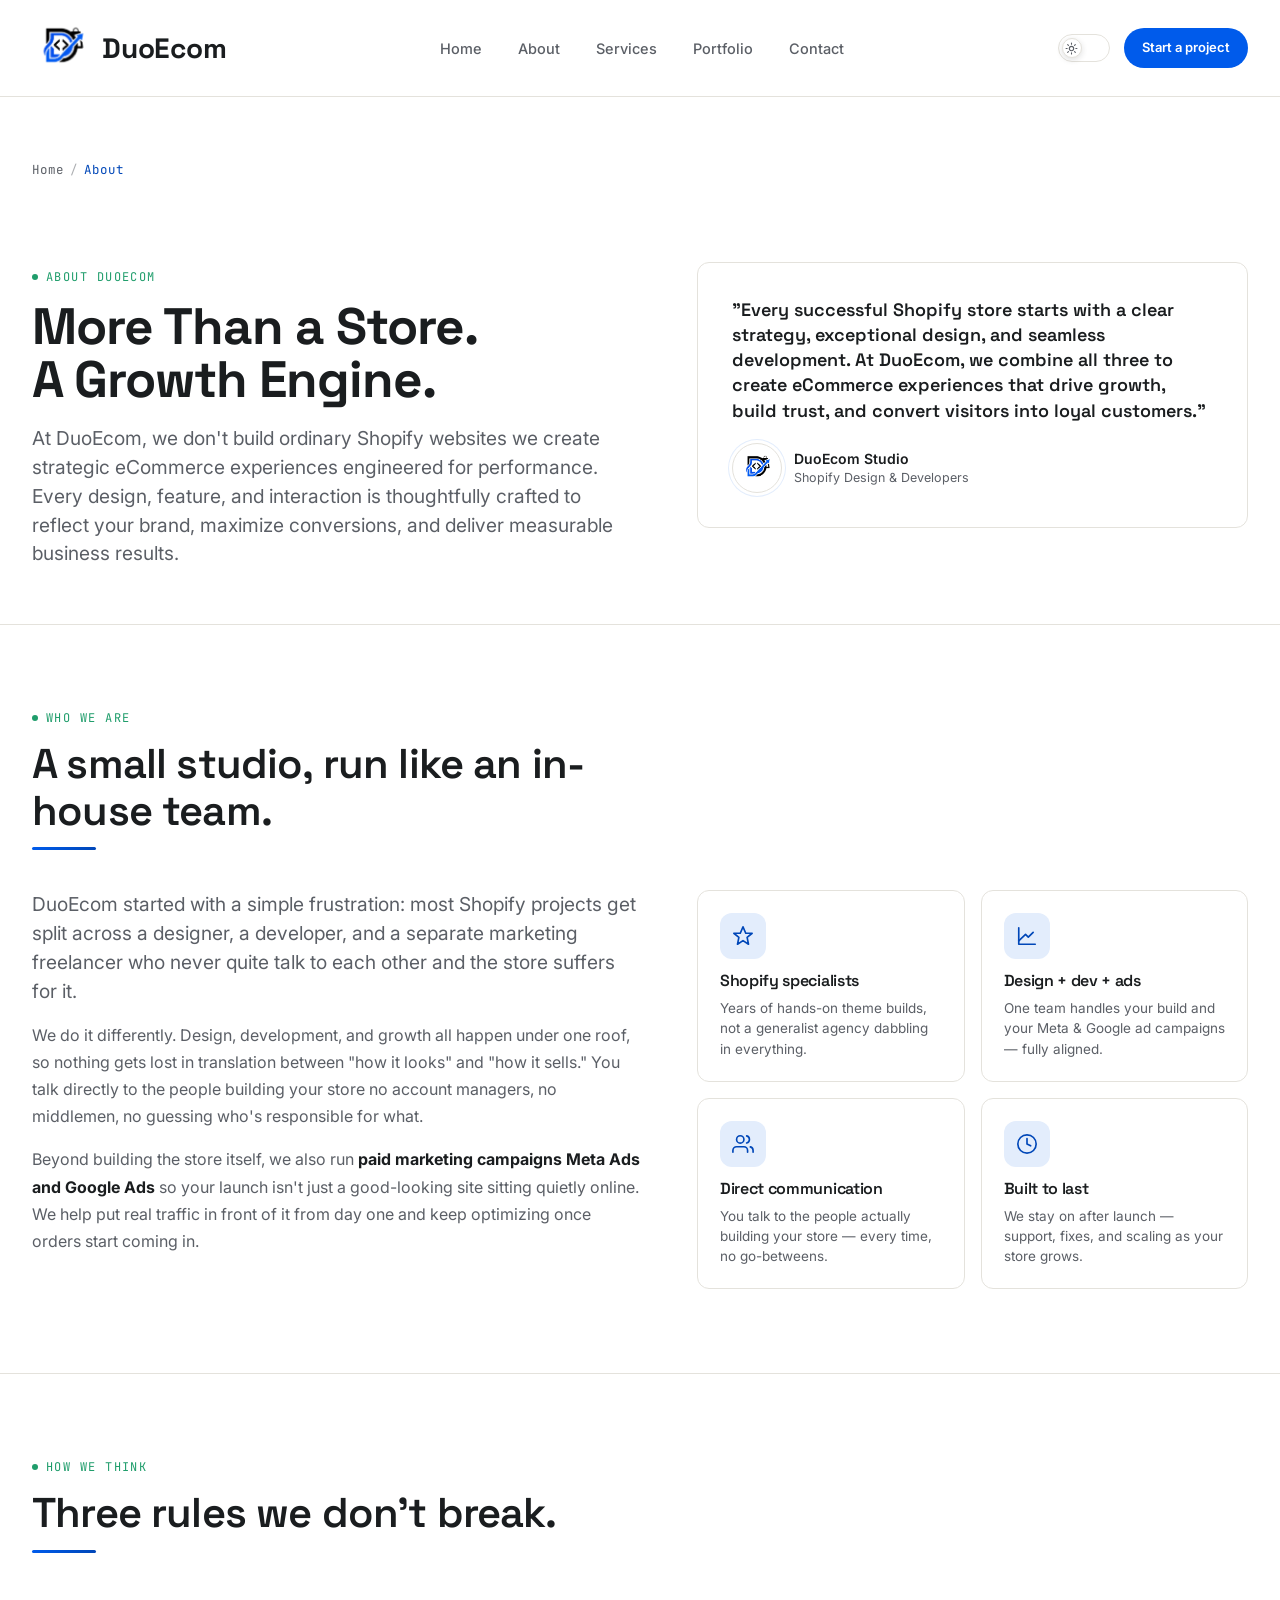
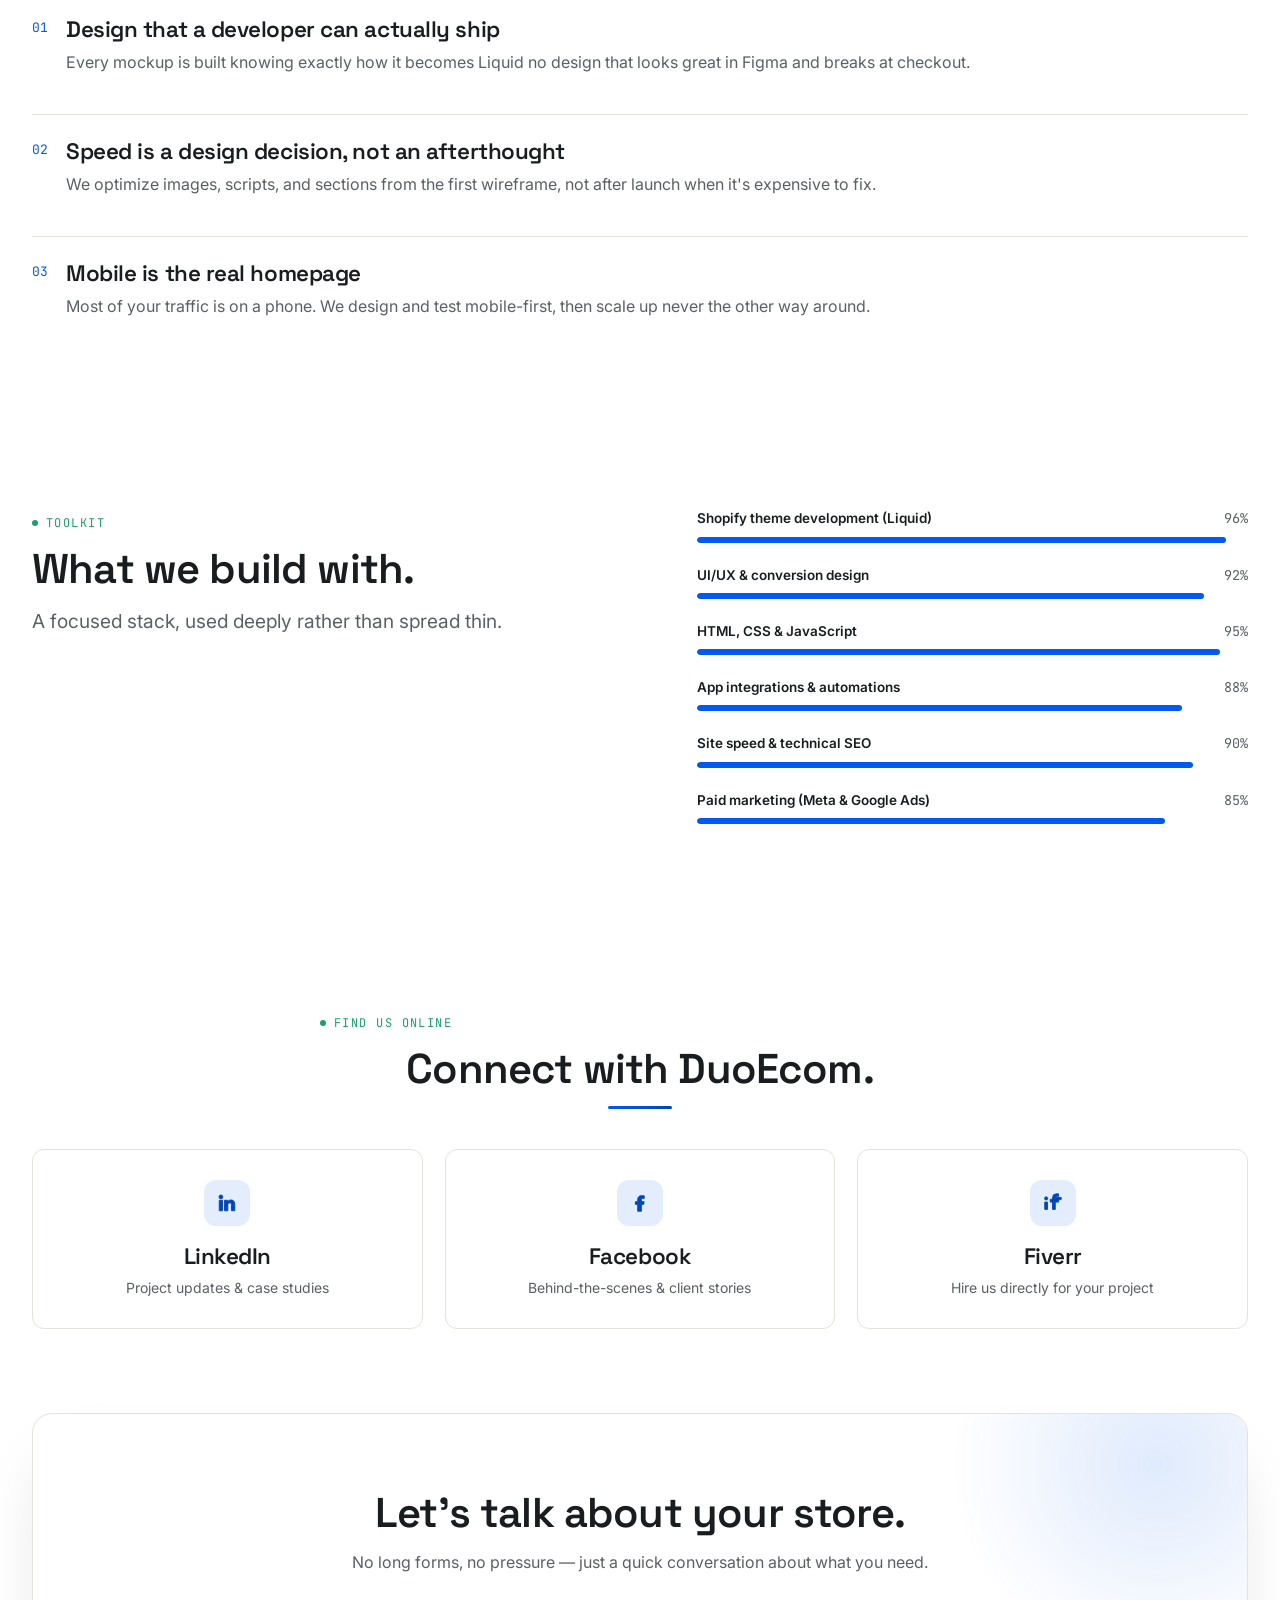
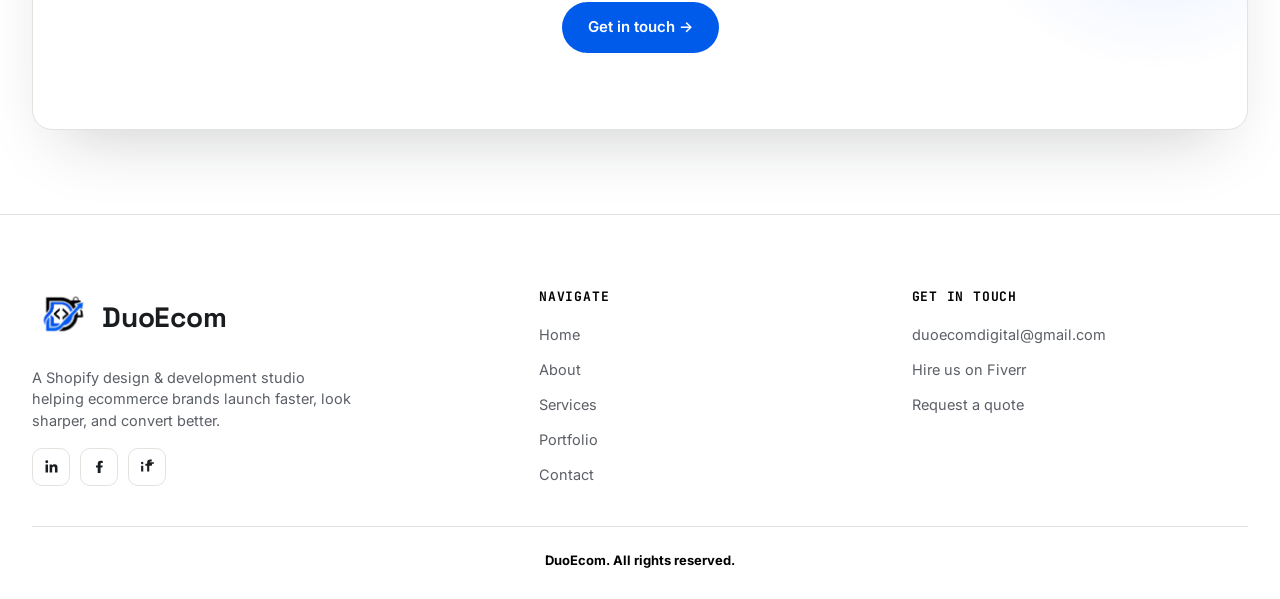
<file: pages/about.html>
<!DOCTYPE html>
<html lang="en">
<head>
<meta charset="UTF-8">
<script>
(function(){
  try {
    var t = localStorage.getItem('duoecom-theme');
    if (t === 'dark') document.documentElement.setAttribute('data-theme', 'dark');
  } catch (e) {}
})();
</script>
<meta name="viewport" content="width=device-width, initial-scale=1.0">
<title>About DuoEcom | Shopify Design &amp; Development Studio</title>
<meta name="description" content="Meet DuoEcom — a Shopify design and development studio built around two specialists: one designer, one developer, one shared obsession with stores that convert.">
<meta name="keywords" content="DuoEcom, Shopify agency, about DuoEcom, Shopify design studio, Shopify developers">
<meta name="robots" content="index, follow">
<meta name="author" content="DuoEcom">
<link rel="canonical" href="https://duoecom.com/pages/about.html">

<meta property="og:type" content="website">
<meta property="og:url" content="https://duoecom.com/pages/about.html">
<meta property="og:site_name" content="DuoEcom">
<meta property="og:title" content="About DuoEcom | Shopify Design &amp; Development Studio">
<meta property="og:description" content="Meet DuoEcom — a Shopify design and development studio built around two specialists: one designer, one developer, one shared obsession with stores that convert.">
<meta property="og:image" content="https://duoecom.com/images/og-cover.png">
<meta property="og:locale" content="en_US">

<meta name="twitter:card" content="summary_large_image">
<meta name="twitter:title" content="About DuoEcom | Shopify Design &amp; Development Studio">
<meta name="twitter:description" content="Meet DuoEcom — a Shopify design and development studio built around two specialists: one designer, one developer.">
<meta name="twitter:image" content="https://duoecom.com/images/og-cover.png">

<link rel="icon" type="image/png" href="../images/favicon.png">
<link rel="preconnect" href="https://fonts.googleapis.com">
<link href="https://fonts.googleapis.com/css2?family=Space+Grotesk:wght@500;600;700&family=Inter:wght@400;500;600;700&family=JetBrains+Mono:wght@400;500&display=swap" rel="stylesheet">
<link rel="stylesheet" href="../style.css">
</head>
<body>

<header class="site-header">
  <nav class="nav container">
      <a href="../index.html" class="logo">
    <img src="../images/logo1.png" alt="DuoEcom Logo" class="logo-light">
    <img src="../images/logo2.png" alt="DuoEcom Logo" class="logo-dark">
    <span>DuoEcom</span>
</a>
    <ul class="nav-links">
      <li><a href="../index.html">Home</a></li>
      <li><a href="./about.html">About</a></li>
      <li><a href="./services.html">Services</a></li>
      <li><a href="./portfolio.html">Portfolio</a></li>
      <li><a href="./contact.html">Contact</a></li>
    </ul>
    <div class="nav-right">
      <button class="theme-toggle" aria-label="Toggle dark mode" aria-pressed="false">
        <span class="knob">
          <svg class="icon-sun" viewBox="0 0 24 24" fill="none" stroke="currentColor" stroke-width="2" stroke-linecap="round"><circle cx="12" cy="12" r="4"/><path d="M12 2v2M12 20v2M4.93 4.93l1.41 1.41M17.66 17.66l1.41 1.41M2 12h2M20 12h2M6.34 17.66l-1.41 1.41M19.07 4.93l-1.41 1.41"/></svg>
          <svg class="icon-moon" viewBox="0 0 24 24" fill="none" stroke="currentColor" stroke-width="2" stroke-linecap="round" stroke-linejoin="round"><path d="M21 12.79A9 9 0 1 1 11.21 3 7 7 0 0 0 21 12.79z"/></svg>
        </span>
      </button>
      <a href="./contact.html" class="btn btn-accent btn-sm nav-cta">Start a project</a>
      <button class="nav-toggle" aria-label="Toggle menu" aria-expanded="false">
        <span></span><span></span><span></span>
      </button>
    </div>
  </nav>
</header>

<div class="mobile-menu">
  <ul>
    <li><a href="../index.html">Home</a></li>
    <li><a href="./about.html">About</a></li>
    <li><a href="./services.html">Services</a></li>
    <li><a href="./portfolio.html">Portfolio</a></li>
    <li><a href="./contact.html">Contact</a></li>
  </ul>
  <a href="./contact.html" class="btn btn-accent mm-cta">Start a project</a>
  <button class="theme-toggle-mobile" aria-label="Toggle dark mode" aria-pressed="false">
    <svg class="icon-sun" viewBox="0 0 24 24" fill="none" stroke="currentColor" stroke-width="2" stroke-linecap="round" width="18" height="18"><circle cx="12" cy="12" r="4"/><path d="M12 2v2M12 20v2M4.93 4.93l1.41 1.41M17.66 17.66l1.41 1.41M2 12h2M20 12h2M6.34 17.66l-1.41 1.41M19.07 4.93l-1.41 1.41"/></svg>
    <svg class="icon-moon" viewBox="0 0 24 24" fill="none" stroke="currentColor" stroke-width="2" stroke-linecap="round" stroke-linejoin="round" width="18" height="18" style="display:none;"><path d="M21 12.79A9 9 0 1 1 11.21 3 7 7 0 0 0 21 12.79z"/></svg>
    <span>Dark mode</span>
  </button>
</div>

<main>

  <div class="container page-head">
    <p class="breadcrumb"><a href="../index.html">Home</a><span class="sep">/</span><span class="here">About</span></p>
  </div>

  <!-- ============ INTRO ============ -->
  <section class="section-tight container">
    <div class="hero-grid" style="align-items:start;">
      <div class="reveal">
        <p class="eyebrow">About DuoEcom</p>
        <h1 style="font-size:clamp(2rem,4.5vw,3.2rem);">More Than a Store.<br>A Growth Engine.</h1>
        <p class="lead" style="margin-top:18px;">At DuoEcom, we don't build ordinary Shopify websites we create strategic eCommerce experiences engineered for performance. Every design, feature, and interaction is thoughtfully crafted to reflect your brand, maximize conversions, and deliver measurable business results.</p>
      </div>
<div class="reveal" style="--i:1">
    <div class="card" style="padding:34px;">
        <p style="font-family:var(--font-display); font-size:18px; font-weight:600; color:var(--ink); line-height:1.4;">
            "Every successful Shopify store starts with a clear strategy, exceptional design, and seamless development. At DuoEcom, we combine all three to create eCommerce experiences that drive growth, build trust, and convert visitors into loyal customers."
        </p>

        <div class="testimonial-person" style="margin-top:20px;">
            <div class="avatar logo-avatar">
                <img src="../images/logo1.png" alt="DuoEcom Logo" class="logo-light">
                <img src="../images/logo2.png" alt="DuoEcom Logo" class="logo-dark">
            </div>

            <div>
                <div class="name">DuoEcom Studio</div>
                <div class="role">Shopify Design & Developers</div>
            </div>
        </div>
    </div>
</div>
      </div>
    </div>
  </section>

  <hr class="divider container">

  <!-- ============ WHO WE ARE ============ -->
  <section class="section container">
    <div class="section-head reveal">
      <p class="eyebrow">Who we are</p>
      <h2>A small studio, run like an in-house team.</h2>
    </div>

    <div class="hero-grid" style="align-items:start;">
      <div class="reveal">
        <p class="lead">DuoEcom started with a simple frustration: most Shopify projects get split across a designer, a developer, and a separate marketing freelancer who never quite talk to each other and the store suffers for it.</p>
        <p style="margin-top:16px; color:var(--ink-soft); line-height:1.7;">We do it differently. Design, development, and growth all happen under one roof, so nothing gets lost in translation between "how it looks" and "how it sells." You talk directly to the people building your store no account managers, no middlemen, no guessing who's responsible for what.</p>
        <p style="margin-top:16px; color:var(--ink-soft); line-height:1.7;">Beyond building the store itself, we also run <strong style="color:var(--ink);">paid marketing campaigns Meta Ads and Google Ads</strong> so your launch isn't just a good-looking site sitting quietly online. We help put real traffic in front of it from day one and keep optimizing once orders start coming in.</p>
      </div>

      <div class="reveal" style="--i:1">
        <div class="grid" style="grid-template-columns:1fr 1fr; gap:16px;">
          <div class="card" style="padding:22px;">
            <div class="service-icon" style="margin-bottom:12px;">
              <svg viewBox="0 0 24 24" fill="none" stroke="var(--accent-dark)" stroke-width="1.8" stroke-linecap="round" stroke-linejoin="round"><path d="M12 2l3 7h7l-5.5 4.5L18 21l-6-4-6 4 1.5-7.5L2 9h7z"/></svg>
            </div>
            <h3 style="font-size:16px;">Shopify specialists</h3>
            <p style="margin-top:6px; font-size:13.5px;">Years of hands-on theme builds, not a generalist agency dabbling in everything.</p>
          </div>
          <div class="card" style="padding:22px;">
            <div class="service-icon" style="margin-bottom:12px;">
              <svg viewBox="0 0 24 24" fill="none" stroke="var(--accent-dark)" stroke-width="1.8" stroke-linecap="round" stroke-linejoin="round"><path d="M3 3v18h18"/><path d="M18.7 8l-5.3 5.3-3-3L3 17.3"/></svg>
            </div>
            <h3 style="font-size:16px;">Design + dev + ads</h3>
            <p style="margin-top:6px; font-size:13.5px;">One team handles your build and your Meta &amp; Google ad campaigns — fully aligned.</p>
          </div>
          <div class="card" style="padding:22px;">
            <div class="service-icon" style="margin-bottom:12px;">
              <svg viewBox="0 0 24 24" fill="none" stroke="var(--accent-dark)" stroke-width="1.8" stroke-linecap="round" stroke-linejoin="round"><path d="M17 21v-2a4 4 0 0 0-4-4H5a4 4 0 0 0-4 4v2"/><circle cx="9" cy="7" r="4"/><path d="M23 21v-2a4 4 0 0 0-3-3.87"/><path d="M16 3.13a4 4 0 0 1 0 7.75"/></svg>
            </div>
            <h3 style="font-size:16px;">Direct communication</h3>
            <p style="margin-top:6px; font-size:13.5px;">You talk to the people actually building your store — every time, no go-betweens.</p>
          </div>
          <div class="card" style="padding:22px;">
            <div class="service-icon" style="margin-bottom:12px;">
              <svg viewBox="0 0 24 24" fill="none" stroke="var(--accent-dark)" stroke-width="1.8" stroke-linecap="round" stroke-linejoin="round"><circle cx="12" cy="12" r="10"/><path d="M12 6v6l4 2"/></svg>
            </div>
            <h3 style="font-size:16px;">Built to last</h3>
            <p style="margin-top:6px; font-size:13.5px;">We stay on after launch — support, fixes, and scaling as your store grows.</p>
          </div>
        </div>
      </div>
    </div>
  </section>

  <hr class="divider container">

  <!-- ============ VALUES ============ -->
  <section class="section container">
    <div class="section-head reveal">
      <p class="eyebrow">How we think</p>
      <h2>Three rules we don't break.</h2>
    </div>
    <div class="value-list reveal-group">
      <div class="value-row reveal" style="--i:0">
        <span class="value-num">01</span>
        <div>
          <h3>Design that a developer can actually ship</h3>
          <p style="margin-top:6px;">Every mockup is built knowing exactly how it becomes Liquid no design that looks great in Figma and breaks at checkout.</p>
        </div>
      </div>
      <div class="value-row reveal" style="--i:1">
        <span class="value-num">02</span>
        <div>
          <h3>Speed is a design decision, not an afterthought</h3>
          <p style="margin-top:6px;">We optimize images, scripts, and sections from the first wireframe, not after launch when it's expensive to fix.</p>
        </div>
      </div>
      <div class="value-row reveal" style="--i:2">
        <span class="value-num">03</span>
        <div>
          <h3>Mobile is the real homepage</h3>
          <p style="margin-top:6px;">Most of your traffic is on a phone. We design and test mobile-first, then scale up never the other way around.</p>
        </div>
      </div>
    </div>
  </section>

  <!-- ============ SKILLS ============ -->
  <section class="section section-bg">
    <div class="container">
      <div class="hero-grid" style="align-items:start;">
        <div class="reveal">
          <p class="eyebrow">Toolkit</p>
          <h2>What we build with.</h2>
          <p class="lead" style="margin-top:14px;">A focused stack, used deeply rather than spread thin.</p>
        </div>
        <div class="reveal" style="--i:1">
          <div class="skill-bar-group">
            <div class="skill-bar-label"><span>Shopify theme development (Liquid)</span><span>96%</span></div>
            <div class="skill-bar-track"><div class="skill-bar-fill" style="width:96%;"></div></div>
          </div>
          <div class="skill-bar-group">
            <div class="skill-bar-label"><span>UI/UX &amp; conversion design</span><span>92%</span></div>
            <div class="skill-bar-track"><div class="skill-bar-fill" style="width:92%;"></div></div>
          </div>
          <div class="skill-bar-group">
            <div class="skill-bar-label"><span>HTML, CSS &amp; JavaScript</span><span>95%</span></div>
            <div class="skill-bar-track"><div class="skill-bar-fill" style="width:95%;"></div></div>
          </div>
          <div class="skill-bar-group">
            <div class="skill-bar-label"><span>App integrations &amp; automations</span><span>88%</span></div>
            <div class="skill-bar-track"><div class="skill-bar-fill" style="width:88%;"></div></div>
          </div>
          <div class="skill-bar-group">
            <div class="skill-bar-label"><span>Site speed &amp; technical SEO</span><span>90%</span></div>
            <div class="skill-bar-track"><div class="skill-bar-fill" style="width:90%;"></div></div>
          </div>
          <div class="skill-bar-group">
            <div class="skill-bar-label"><span>Paid marketing (Meta &amp; Google Ads)</span><span>85%</span></div>
            <div class="skill-bar-track"><div class="skill-bar-fill" style="width:85%;"></div></div>
          </div>
        </div>
      </div>
    </div>
  </section>

  <!-- ============ TEAM / PROFILES ============ -->
  <section class="section container">
    <div class="section-head center reveal">
      <p class="eyebrow">Find us online</p>
      <h2>Connect with DuoEcom.</h2>
    </div>
    <div class="grid grid-3 reveal-group">
      <a href="https://www.linkedin.com/in/aliyan-yousaf/" target="_blank" rel="noopener" class="card reveal center-text" style="--i:0;">
        <div class="service-icon" style="margin:0 auto 16px;">
          <svg viewBox="0 0 24 24" fill="var(--accent-dark)"><path d="M20.45 20.45h-3.56v-5.57c0-1.33-.02-3.04-1.85-3.04-1.85 0-2.14 1.45-2.14 2.94v5.67H9.34V9h3.41v1.56h.05c.48-.9 1.64-1.85 3.38-1.85 3.61 0 4.28 2.38 4.28 5.47v6.27zM5.34 7.43a2.07 2.07 0 1 1 0-4.14 2.07 2.07 0 0 1 0 4.14zM7.12 20.45H3.56V9h3.56v11.45z"/></svg>
        </div>
        <h3>LinkedIn</h3>
        <p style="margin-top:6px; font-size:14px;">Project updates &amp; case studies</p>
      </a>
      <a href="https://facebook.com" target="_blank" rel="noopener" class="card reveal center-text" style="--i:1;">
        <div class="service-icon" style="margin:0 auto 16px;">
          <svg viewBox="0 0 24 24" fill="var(--accent-dark)"><path d="M13.5 21v-7.5h2.5l.5-3h-3V8.5c0-.87.24-1.5 1.5-1.5h1.6V4.2C15.8 4.1 14.7 4 13.5 4 11 4 9.5 5.5 9.5 8.2v2.3H7v3h2.5V21h4z"/></svg>
        </div>
        <h3>Facebook</h3>
        <p style="margin-top:6px; font-size:14px;">Behind-the-scenes &amp; client stories</p>
      </a>
      <a href="https://www.fiverr.com/aliyanyy77" target="_blank" rel="noopener" class="card reveal center-text" style="--i:2;">
        <div class="service-icon" style="margin:0 auto 16px;">
          <svg viewBox="0 0 24 24" fill="var(--accent-dark)"><path d="M21 8h-6V6.5A1.5 1.5 0 0 1 16.5 5H18V2h-2.2A4.3 4.3 0 0 0 11.5 6.3V8H9v3h2.5v8h3v-8H18l.7-3h-3.7V6.5A.5.5 0 0 1 15.5 6H17v0h4zM3 11h3v8H3z"/><circle cx="4.5" cy="7" r="1.7"/></svg>
        </div>
        <h3>Fiverr</h3>
        <p style="margin-top:6px; font-size:14px;">Hire us directly for your project</p>
      </a>
    </div>
  </section>

  <!-- ============ CTA ============ -->
  <section class="section container" style="padding-top:0;">
    <div class="cta-band reveal">
      <h2>Let's talk about your store.</h2>
      <p>No long forms, no pressure — just a quick conversation about what you need.</p>
      <div class="btn-row">
        <a
        href="./contact.html" class="btn btn-accent">Get in touch →</a>
      </div>
    </div>
  </section>

</main>

<footer class="site-footer">
  <div class="container"
  >
    <div class="footer-top">
      <div class="footer-brand">
          <a href="../index.html" class="logo">
    <img src="../images/logo1.png" alt="DuoEcom Logo" class="logo-light">
    <img src="../images/logo2.png" alt="DuoEcom Logo" class="logo-dark">
    <span>DuoEcom</span></a>
        <p>A Shopify design &amp; development studio helping ecommerce brands launch faster, look sharper, and convert better.</p>
        <div class="social-row">
          <a href="https://www.linkedin.com/in/aliyan-yousaf/" target="_blank" rel="noopener" class="social-btn" aria-label="LinkedIn">
            <svg viewBox="0 0 24 24" fill="var(--ink)"><path d="M20.45 20.45h-3.56v-5.57c0-1.33-.02-3.04-1.85-3.04-1.85 0-2.14 1.45-2.14 2.94v5.67H9.34V9h3.41v1.56h.05c.48-.9 1.64-1.85 3.38-1.85 3.61 0 4.28 2.38 4.28 5.47v6.27zM5.34 7.43a2.07 2.07 0 1 1 0-4.14 2.07 2.07 0 0 1 0 4.14zM7.12 20.45H3.56V9h3.56v11.45z"/></svg>
          </a>
          <a href="https://facebook.com" target="_blank" rel="noopener" class="social-btn" aria-label="Facebook">
            <svg viewBox="0 0 24 24" fill="var(--ink)"><path d="M13.5 21v-7.5h2.5l.5-3h-3V8.5c0-.87.24-1.5 1.5-1.5h1.6V4.2C15.8 4.1 14.7 4 13.5 4 11 4 9.5 5.5 9.5 8.2v2.3H7v3h2.5V21h4z"/></svg>
          </a>
          <a href="https://www.fiverr.com/aliyanyy77" target="_blank" rel="noopener" class="social-btn" aria-label="Fiverr">
            <svg viewBox="0 0 24 24" fill="var(--ink)"><path d="M21 8h-6V6.5A1.5 1.5 0 0 1 16.5 5H18V2h-2.2A4.3 4.3 0 0 0 11.5 6.3V8H9v3h2.5v8h3v-8H18l.7-3h-3.7V6.5A.5.5 0 0 1 15.5 6H17v0h4zM3 11h3v8H3z"/><circle cx="4.5" cy="7" r="1.7"/></svg>
          </a>
        </div>
      </div>
      <div class="footer-col">
        <h4 class="navig">Navigate</h4>
        <ul>
          <li><a href="../index.html">Home</a></li>
          <li><a href="./about.html">About</a></li>
          <li><a href="./services.html">Services</a></li>
          <li><a href="./portfolio.html">Portfolio</a></li>
          <li><a href="./contact.html">Contact</a></li>
        </ul>
      </div>
      <div class="footer-col">
        <h4 class="navigg">Get in touch</h4>
        <ul>
          <li><a href="mailto:duoecomdigital@gmail.com">duoecomdigital@gmail.com</a></li>
          <li><a href="https://www.fiverr.com/aliyanyy77" target="_blank" rel="noopener">Hire us on Fiverr</a></li>
          <li><a href="./contact.html">Request a quote</a></li>
        </ul>
      </div>
    </div>
    <div class="footer-bottom">
      <span>DuoEcom. All rights reserved.</span>
      <!-- <span>Build by Aliyan.</span> -->
    </div>
  </div>
</footer>

<script src="https://cdnjs.cloudflare.com/ajax/libs/gsap/3.12.5/gsap.min.js" defer></script>
<script src="../main.js" defer></script>
</body>
</html>
</file>
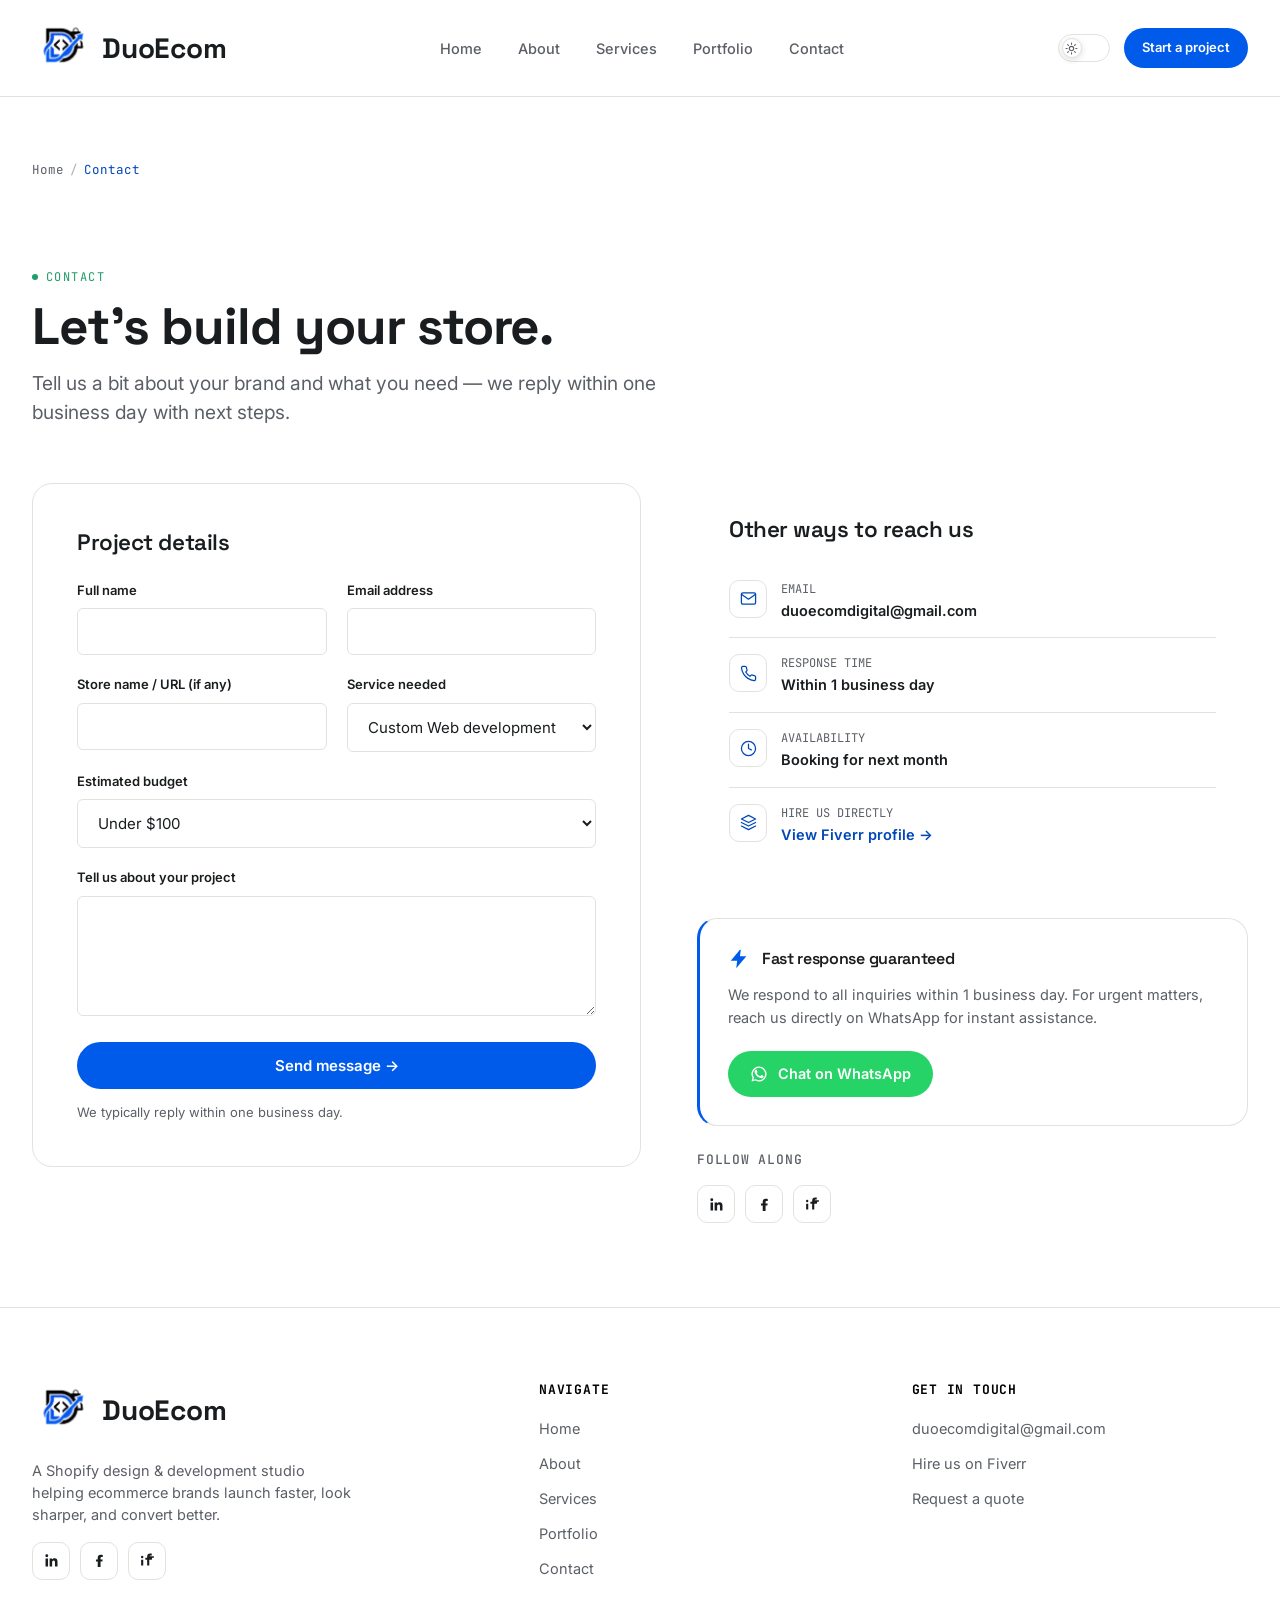
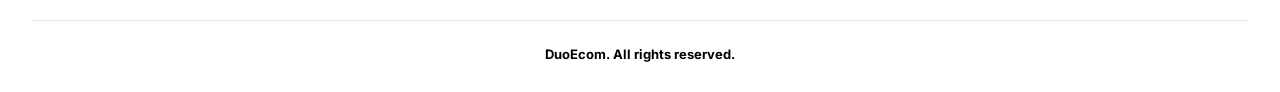
<file: pages/contact.html>
<!DOCTYPE html>
<html lang="en">
<head>
<meta charset="UTF-8">
<script>
(function(){
  try {
    var t = localStorage.getItem('duoecom-theme');
    if (t === 'dark') document.documentElement.setAttribute('data-theme', 'dark');
  } catch (e) {}
})();
</script>
<meta name="viewport" content="width=device-width, initial-scale=1.0">
<title>Contact DuoEcom | Start Your Shopify Project</title>
<meta name="description" content="Start your Shopify project with DuoEcom. Tell us about your store and we'll reply within one business day.">
<meta name="keywords" content="contact DuoEcom, hire Shopify developer, Shopify quote, Shopify project inquiry">
<meta name="robots" content="index, follow">
<meta name="author" content="DuoEcom">
<link rel="canonical" href="https://duoecom.com/pages/contact.html">

<meta property="og:type" content="website">
<meta property="og:url" content="https://duoecom.com/pages/contact.html">
<meta property="og:site_name" content="DuoEcom">
<meta property="og:title" content="Contact DuoEcom | Start Your Shopify Project">
<meta property="og:description" content="Start your Shopify project with DuoEcom. Tell us about your store and we'll reply within one business day.">
<meta property="og:image" content="https://duoecom.com/images/og-cover.png">
<meta property="og:locale" content="en_US">

<meta name="twitter:card" content="summary_large_image">
<meta name="twitter:title" content="Contact DuoEcom | Start Your Shopify Project">
<meta name="twitter:description" content="Start your Shopify project with DuoEcom — we reply within one business day.">
<meta name="twitter:image" content="https://duoecom.com/images/og-cover.png">

<link rel="icon" type="image/png" href="../images/favicon.png">
<link rel="preconnect" href="https://fonts.googleapis.com">
<link href="https://fonts.googleapis.com/css2?family=Space+Grotesk:wght@500;600;700&family=Inter:wght@400;500;600;700&family=JetBrains+Mono:wght@400;500&display=swap" rel="stylesheet">
<link rel="stylesheet" href="../style.css">
</head>
<body>

<header class="site-header">
  <nav class="nav container">
      <a href="../index.html" class="logo">
    <img src="../images/logo1.png" alt="DuoEcom Logo" class="logo-light">
    <img src="../images/logo2.png" alt="DuoEcom Logo" class="logo-dark">
    <span>DuoEcom</span>
</a>
    <ul class="nav-links">
      <li><a href="../index.html">Home</a></li>
      <li><a href="./about.html">About</a></li>
      <li><a href="./services.html">Services</a></li>
      <li><a href="./portfolio.html">Portfolio</a></li>
      <li><a href="./contact.html">Contact</a></li>
    </ul>
    <div class="nav-right">
      <button class="theme-toggle" aria-label="Toggle dark mode" aria-pressed="false">
        <span class="knob">
          <svg class="icon-sun" viewBox="0 0 24 24" fill="none" stroke="currentColor" stroke-width="2" stroke-linecap="round"><circle cx="12" cy="12" r="4"/><path d="M12 2v2M12 20v2M4.93 4.93l1.41 1.41M17.66 17.66l1.41 1.41M2 12h2M20 12h2M6.34 17.66l-1.41 1.41M19.07 4.93l-1.41 1.41"/></svg>
          <svg class="icon-moon" viewBox="0 0 24 24" fill="none" stroke="currentColor" stroke-width="2" stroke-linecap="round" stroke-linejoin="round"><path d="M21 12.79A9 9 0 1 1 11.21 3 7 7 0 0 0 21 12.79z"/></svg>
        </span>
      </button>
      <a href="./contact.html" class="btn btn-accent btn-sm nav-cta">Start a project</a>
      <button class="nav-toggle" aria-label="Toggle menu" aria-expanded="false">
        <span></span><span></span><span></span>
      </button>
    </div>
  </nav>
</header>

<div class="mobile-menu">
  <ul>
    <li><a href="../index.html">Home</a></li>
    <li><a href="./about.html">About</a></li>
    <li><a href="./services.html">Services</a></li>
    <li><a href="./portfolio.html">Portfolio</a></li>
    <li><a href="./contact.html">Contact</a></li>
  </ul>
  <a href="./contact.html" class="btn btn-accent mm-cta">Start a project</a>
  <button class="theme-toggle-mobile" aria-label="Toggle dark mode" aria-pressed="false">
    <svg class="icon-sun" viewBox="0 0 24 24" fill="none" stroke="currentColor" stroke-width="2" stroke-linecap="round" width="18" height="18"><circle cx="12" cy="12" r="4"/><path d="M12 2v2M12 20v2M4.93 4.93l1.41 1.41M17.66 17.66l1.41 1.41M2 12h2M20 12h2M6.34 17.66l-1.41 1.41M19.07 4.93l-1.41 1.41"/></svg>
    <svg class="icon-moon" viewBox="0 0 24 24" fill="none" stroke="currentColor" stroke-width="2" stroke-linecap="round" stroke-linejoin="round" width="18" height="18" style="display:none;"><path d="M21 12.79A9 9 0 1 1 11.21 3 7 7 0 0 0 21 12.79z"/></svg>
    <span>Dark mode</span>
  </button>
</div>

<main>

  <div class="container page-head">
    <p class="breadcrumb"><a href="../index.html">Home</a><span class="sep">/</span><span class="here">Contact</span></p>
  </div>

  <section class="section-tight container">
    <div class="reveal" style="max-width:680px;">
      <p class="eyebrow">Contact</p>
      <h1 style="font-size:clamp(2rem,4.5vw,3.2rem);">Let's build your store.</h1>
      <p class="lead" style="margin-top:16px;">Tell us a bit about your brand and what you need — we reply within one business day with next steps.</p>
    </div>
  </section>

  <section class="section container" style="padding-top:0;">
    <div class="hero-grid" style="align-items:start;">

      <!-- FORM -->
      <div class="form-card reveal">
        <h3 style="margin-bottom:24px;">Project details</h3>
        <form class="contact-form" id="contactForm" action="https://api.web3forms.com/submit" method="POST">
          <input type="hidden" name="access_key" value="94f18038-cbb8-4823-bdd7-6f8684626a81">
          <input type="hidden" name="subject" value="New message from DuoEcom contact form">
          <input type="hidden" name="from_name" value="DuoEcom Website">
          <input type="hidden" name="redirect" value="https://web3forms.com/success">
          <input type="checkbox" name="botcheck" class="hidden-field" style="display:none">

          <div class="field-row">
            <div class="field">
              <label for="name">Full name</label>
              <input type="text" id="name" name="name" placeholder="" required>
            </div>
            <div class="field">
              <label for="email">Email address</label>
              <input type="email" id="email" name="email" placeholder="" required>
            </div>
          </div>

          <div class="field-row">
            <div class="field">
              <label for="store">Store name / URL (if any)</label>
              <input type="text" id="store" name="store" placeholder="">
            </div>
            <div class="field">
              <label for="service">Service needed</label>
              <select id="service" name="service">
                <option>Custom Web development</option>
                <option>Shopify store design / Redesign</option>
                <option>Speed &amp; CRO optimization</option>
                <option>WordPress website design / Redesign</option>
                <option>Marketing / Meta Ads</option>
                <option>Other</option>
              </select>
            </div>
          </div>

          <div class="field">
            <label for="budget">Estimated budget</label>
            <select id="budget" name="budget">
              <option>Under $100</option>
              <option>$100 – $300</option>
              <option>$300 – $800</option>
              <option>$800+</option>
            </select>
          </div>

          <div class="field">
            <label for="message">Tell us about your project</label>
            <textarea id="message" name="message" placeholder="" required></textarea>
          </div>

          <button type="submit" class="btn btn-accent" style="width:100%;">Send message →</button>
          <p class="form-note form-status" id="formStatus">We typically reply within one business day.</p>
        </form>
      </div>

      <!-- INFO -->
      <div class="reveal" style="--i:1">
        <div class="contact-info-card">
          <h3 style="margin-bottom:20px;">Other ways to reach us</h3>

          <div class="contact-item">
            <div class="ic"><svg viewBox="0 0 24 24" fill="none" stroke-width="1.8" stroke-linecap="round" stroke-linejoin="round"><path d="M4 4h16v16H4z" opacity="0"/><path d="M22 6l-10 7L2 6"/><rect x="2" y="4" width="20" height="16" rx="2"/></svg></div>
            <div><div class="lbl">EMAIL</div><div class="val">duoecomdigital@gmail.com</div></div>
          </div>

          <div class="contact-item">
            <div class="ic"><svg viewBox="0 0 24 24" fill="none" stroke-width="1.8" stroke-linecap="round"><path d="M22 16.92v3a2 2 0 0 1-2.18 2 19.79 19.79 0 0 1-8.63-3.07 19.5 19.5 0 0 1-6-6 19.79 19.79 0 0 1-3.07-8.67A2 2 0 0 1 4.11 2h3a2 2 0 0 1 2 1.72 12.84 12.84 0 0 0 .7 2.81 2 2 0 0 1-.45 2.11L8.09 9.91a16 16 0 0 0 6 6l1.27-1.27a2 2 0 0 1 2.11-.45 12.84 12.84 0 0 0 2.81.7A2 2 0 0 1 22 16.92z"/></svg></div>
            <div><div class="lbl">RESPONSE TIME</div><div class="val">Within 1 business day</div></div>
          </div>

          <div class="contact-item">
            <div class="ic"><svg viewBox="0 0 24 24" fill="none" stroke-width="1.8" stroke-linecap="round" stroke-linejoin="round"><circle cx="12" cy="12" r="10"/><path d="M12 6v6l4 2"/></svg></div>
            <div><div class="lbl">AVAILABILITY</div><div class="val">Booking for next month</div></div>
          </div>

          <div class="contact-item">
            <div class="ic"><svg viewBox="0 0 24 24" fill="none" stroke-width="1.8" stroke-linecap="round" stroke-linejoin="round"><path d="M12 2L2 7l10 5 10-5-10-5z"/><path d="M2 17l10 5 10-5M2 12l10 5 10-5"/></svg></div>
            <div><div class="lbl">HIRE US DIRECTLY</div><div class="val"><a href="https://www.fiverr.com/aliyanyy77" target="_blank" rel="noopener" style="color:var(--accent-dark);">View Fiverr profile →</a></div></div>
          </div>
        </div>

        <div class="fast-response-card">
          <div class="frc-head">
            <svg viewBox="0 0 24 24"><path d="M13 2L3 14h7l-1 8 11-13h-7l1-7z"/></svg>
            <h4>Fast response guaranteed</h4>
          </div>
          <p>We respond to all inquiries within 1 business day. For urgent matters, reach us directly on WhatsApp for instant assistance.</p>
          <a href="https://wa.me/03158759125" target="_blank" rel="noopener" class="whatsapp-btn">
            <svg viewBox="0 0 24 24"><path d="M17.47 14.38c-.3-.15-1.77-.87-2.04-.97-.27-.1-.47-.15-.67.15-.2.3-.77.97-.94 1.17-.17.2-.35.22-.65.07-.3-.15-1.25-.46-2.38-1.46-.88-.78-1.47-1.75-1.65-2.05-.17-.3-.02-.46.13-.61.13-.13.3-.35.45-.52.15-.17.2-.3.3-.5.1-.2.05-.37-.02-.52-.07-.15-.67-1.6-.92-2.2-.24-.58-.49-.5-.67-.51l-.57-.01c-.2 0-.52.07-.79.37-.27.3-1.04 1.02-1.04 2.47s1.07 2.87 1.22 3.07c.15.2 2.1 3.2 5.07 4.49.71.31 1.26.49 1.69.62.71.23 1.36.2 1.87.12.57-.08 1.77-.72 2.02-1.42.25-.7.25-1.3.17-1.42-.07-.13-.27-.2-.57-.35z"/><path d="M12 2a10 10 0 0 0-8.61 15.07L2 22l5.06-1.33A10 10 0 1 0 12 2zm0 18.18a8.16 8.16 0 0 1-4.16-1.14l-.3-.18-3.1.81.83-3.02-.2-.31A8.18 8.18 0 1 1 12 20.18z"/></svg>
            Chat on WhatsApp
          </a>
        </div>

        <div style="margin-top:24px;">
          <h4 style="font-family:var(--font-mono); font-size:13px; text-transform:uppercase; letter-spacing:.06em; color:var(--ink-soft); margin-bottom:14px; font-weight:500;">Follow along</h4>
          <div class="social-row">
            <a href="https://www.linkedin.com/in/aliyan-yousaf/" target="_blank" rel="noopener" class="social-btn" aria-label="LinkedIn">
              <svg viewBox="0 0 24 24" fill="var(--ink)"><path d="M20.45 20.45h-3.56v-5.57c0-1.33-.02-3.04-1.85-3.04-1.85 0-2.14 1.45-2.14 2.94v5.67H9.34V9h3.41v1.56h.05c.48-.9 1.64-1.85 3.38-1.85 3.61 0 4.28 2.38 4.28 5.47v6.27zM5.34 7.43a2.07 2.07 0 1 1 0-4.14 2.07 2.07 0 0 1 0 4.14zM7.12 20.45H3.56V9h3.56v11.45z"/></svg>
            </a>
            <a href="https://facebook.com" target="_blank" rel="noopener" class="social-btn" aria-label="Facebook">
              <svg viewBox="0 0 24 24" fill="var(--ink)"><path d="M13.5 21v-7.5h2.5l.5-3h-3V8.5c0-.87.24-1.5 1.5-1.5h1.6V4.2C15.8 4.1 14.7 4 13.5 4 11 4 9.5 5.5 9.5 8.2v2.3H7v3h2.5V21h4z"/></svg>
            </a>
            <a href="https://www.fiverr.com/aliyanyy77" target="_blank" rel="noopener" class="social-btn" aria-label="Fiverr">
              <svg viewBox="0 0 24 24" fill="var(--ink)"><path d="M21 8h-6V6.5A1.5 1.5 0 0 1 16.5 5H18V2h-2.2A4.3 4.3 0 0 0 11.5 6.3V8H9v3h2.5v8h3v-8H18l.7-3h-3.7V6.5A.5.5 0 0 1 15.5 6H17v0h4zM3 11h3v8H3z"/><circle cx="4.5" cy="7" r="1.7"/></svg>
            </a>
          </div>
        </div>
      </div>

    </div>
  </section>

</main>

<footer class="site-footer">
  <div class="container"
  >
    <div class="footer-top">
      <div class="footer-brand">
          <a href="../index.html" class="logo">
    <img src="../images/logo1.png" alt="DuoEcom Logo" class="logo-light">
    <img src="../images/logo2.png" alt="DuoEcom Logo" class="logo-dark">
    <span>DuoEcom</span></a>
        <p>A Shopify design &amp; development studio helping ecommerce brands launch faster, look sharper, and convert better.</p>
        <div class="social-row">
          <a href="https://www.linkedin.com/in/aliyan-yousaf/" target="_blank" rel="noopener" class="social-btn" aria-label="LinkedIn">
            <svg viewBox="0 0 24 24" fill="var(--ink)"><path d="M20.45 20.45h-3.56v-5.57c0-1.33-.02-3.04-1.85-3.04-1.85 0-2.14 1.45-2.14 2.94v5.67H9.34V9h3.41v1.56h.05c.48-.9 1.64-1.85 3.38-1.85 3.61 0 4.28 2.38 4.28 5.47v6.27zM5.34 7.43a2.07 2.07 0 1 1 0-4.14 2.07 2.07 0 0 1 0 4.14zM7.12 20.45H3.56V9h3.56v11.45z"/></svg>
          </a>
          <a href="https://facebook.com" target="_blank" rel="noopener" class="social-btn" aria-label="Facebook">
            <svg viewBox="0 0 24 24" fill="var(--ink)"><path d="M13.5 21v-7.5h2.5l.5-3h-3V8.5c0-.87.24-1.5 1.5-1.5h1.6V4.2C15.8 4.1 14.7 4 13.5 4 11 4 9.5 5.5 9.5 8.2v2.3H7v3h2.5V21h4z"/></svg>
          </a>
          <a href="https://www.fiverr.com/aliyanyy77" target="_blank" rel="noopener" class="social-btn" aria-label="Fiverr">
            <svg viewBox="0 0 24 24" fill="var(--ink)"><path d="M21 8h-6V6.5A1.5 1.5 0 0 1 16.5 5H18V2h-2.2A4.3 4.3 0 0 0 11.5 6.3V8H9v3h2.5v8h3v-8H18l.7-3h-3.7V6.5A.5.5 0 0 1 15.5 6H17v0h4zM3 11h3v8H3z"/><circle cx="4.5" cy="7" r="1.7"/></svg>
          </a>
        </div>
      </div>
      <div class="footer-col">
        <h4 class="navig">Navigate</h4>
        <ul>
          <li><a href="../index.html">Home</a></li>
          <li><a href="./about.html">About</a></li>
          <li><a href="./services.html">Services</a></li>
          <li><a href="./portfolio.html">Portfolio</a></li>
          <li><a href="./contact.html">Contact</a></li>
        </ul>
      </div>
      <div class="footer-col">
        <h4 class="navigg">Get in touch</h4>
        <ul>
          <li><a href="mailto:duoecomdigital@gmail.com">duoecomdigital@gmail.com</a></li>
          <li><a href="https://www.fiverr.com/aliyanyy77" target="_blank" rel="noopener">Hire us on Fiverr</a></li>
          <li><a href="contact.html">Request a quote</a></li>
        </ul>
      </div>
    </div>
    <div class="footer-bottom">
      <span>DuoEcom. All rights reserved.</span>
      <!-- <span>Build by Aliyan.</span> -->
    </div>
  </div>
</footer>

<script src="https://cdnjs.cloudflare.com/ajax/libs/gsap/3.12.5/gsap.min.js" defer></script>
<script src="../main.js" defer></script>
</body>
</html>
</file>
<file: style.css>
/* ==========================================================================
   DuoEcom — Shopify Design & Development Agency
   Design tokens
   ========================================================================== */
:root {
  /* Color — light (default) */
  --bg:           #ffffff;
  --bg-soft:      #FFFFFF;
  --surface:      #FFFFFF;
  --accent-tint:  #E3EDFC;
  --ink:          #1A1D1F;
  --ink-soft:     #5B5F66;
  --line:         #E4E2DC;
  --accent:       #005beb;
  --accent-dark:  #0047b8;
  --accent-ink:   #FFFFFF;
  --success:      #1F9D6B;
  --shadow-soft:  rgba(26,29,31,.14);
  --shadow-strong: rgba(26,29,31,.22);

  /* Hero network graphic — theme-aware line/dot colors */
  --net-line-color: rgba(26,29,31,.08);
  --net-dot-color:  rgba(26,29,31,.25);

  /* Type */
  --font-display: "Space Grotesk", "Helvetica Neue", Arial, sans-serif;
  --font-body:    "Inter", "Helvetica Neue", Arial, sans-serif;
  --font-mono:    "JetBrains Mono", "Courier New", monospace;

  /* Scale */
  --container: 1180px;
  --radius-sm: 6px;
  --radius-md: 12px;
  --radius-lg: 20px;

  /* Motion */
  --ease: cubic-bezier(.16,.84,.44,1);
  --ease-spring: cubic-bezier(.34,1.56,.64,1);
}

/* Dark theme overrides */
[data-theme="dark"] {
  --bg:           #14161A;
  --bg-soft:      #1B1E23;
  --surface:      #1F2228;
  --accent-tint:  #1B2A44;
  --ink:          #F2F1ED;
  --ink-soft:     #9A9DA4;
  --line:         #2D3038;
  --accent:       #4C8DFF;
  --accent-dark:  #7FB0FF;
  --accent-ink:   #0B1420;
  --success:      #36C98C;
  --shadow-soft:  rgba(0,0,0,.45);
  --shadow-strong: rgba(0,0,0,.6);

  --net-line-color: rgba(255,255,255,.10);
  --net-dot-color:  rgba(255,255,255,.35);
}

[data-theme="dark"] .site-header { background: rgba(20,22,26,.82); }
[data-theme="dark"] .btn-primary { background: var(--accent); color: var(--accent-ink); }
[data-theme="dark"] .btn-primary:hover { background: var(--accent-dark); }
[data-theme="dark"] .logo-mark::after { border-color: var(--accent-ink); }
[data-theme="dark"] .social-btn svg { fill: var(--ink); }

* { margin: 0; padding: 0; box-sizing: border-box; }

html { scroll-behavior: smooth; }

body, .site-header, .card, .form-card, .contact-info-card, .store-frame,
.store-frame-bar, .store-frame-url, .btn-ghost, .field input, .field textarea,
.field select, .trust-pill, .tag, .skill-bar-track, .cta-band, .social-btn,
.faq-item, .filter-btn, .theme-toggle {
  transition: background .35s ease, color .35s ease, border-color .35s ease, box-shadow .35s ease;
}

@media (prefers-reduced-motion: reduce) {
  html { scroll-behavior: auto; }
  *, *::before, *::after {
    animation-duration: .001ms !important;
    animation-iteration-count: 1 !important;
    transition-duration: .001ms !important;
    scroll-behavior: auto !important;
  }
}

body {
  font-family: var(--font-body);
  background: var(--bg);
  color: var(--ink);
  -webkit-font-smoothing: antialiased;
  line-height: 1.5;
  overflow-x: hidden;
}

img, svg { display: block; max-width: 100%; }

a { color: inherit; text-decoration: none; }

ul { list-style: none; }

button { font-family: inherit; cursor: pointer; border: none; background: none; color: inherit; }

:focus-visible {
  outline: 2px solid var(--accent);
  outline-offset: 3px;
  border-radius: 4px;
}

.container {
  width: 100%;
  margin: 0 auto;
  padding: 0 20px;
}

@media (max-width: 380px) {
  .container { padding: 0 16px; }
}

@media (min-width: 768px) {
  .container { padding: 0 32px; }
}

.eyebrow {
  font-family: var(--font-mono);
  font-size: 12px;
  letter-spacing: .12em;
  text-transform: uppercase;
  color: var(--success);
  display: inline-flex;
  align-items: center;
  gap: 8px;
  margin-bottom: 14px;
}

.eyebrow::before {
  content: "";
  width: 6px;
  height: 6px;
  border-radius: 50%;
  background: var(--success);
  flex-shrink: 0;
  box-shadow: 0 0 0 0 rgba(31,157,107,.5);
  animation: eyebrow-pulse 2s ease-out infinite;
}

@keyframes eyebrow-pulse {
  0%   { box-shadow: 0 0 0 0 rgba(31,157,107,.5); }
  70%  { box-shadow: 0 0 0 6px rgba(31,157,107,0); }
  100% { box-shadow: 0 0 0 0 rgba(31,157,107,0); }
}

[data-theme="dark"] .eyebrow::before {
  animation-name: eyebrow-pulse-dark;
}

@keyframes eyebrow-pulse-dark {
  0%   { box-shadow: 0 0 0 0 rgba(54,201,140,.5); }
  70%  { box-shadow: 0 0 0 6px rgba(54,201,140,0); }
  100% { box-shadow: 0 0 0 0 rgba(54,201,140,0); }
}

h1, h2, h3, h4 {
  font-family: var(--font-display);
  letter-spacing: -0.02em;
  font-weight: 600;
  color: var(--ink);
}

h1 { font-size: clamp(2.2rem, 6vw, 4.2rem); line-height: 1.04; font-weight: 700; }
h2 { font-size: clamp(1.7rem, 4vw, 2.6rem); line-height: 1.12; }
h3 { font-size: clamp(1.15rem, 2.4vw, 1.4rem); line-height: 1.3; }

p { color: var(--ink-soft); }

.lead {
  font-size: clamp(1rem, 1.6vw, 1.2rem);
  color: var(--ink-soft);
  max-width: 60ch;
}

/* ==========================================================================
   Buttons
   ========================================================================== */
.btn {
  display: inline-flex;
  align-items: center;
  justify-content: center;
  gap: 8px;
  font-family: var(--font-body);
  font-weight: 600;
  font-size: 15px;
  padding: 14px 26px;
  border-radius: 999px;
  transition: transform .25s var(--ease), box-shadow .25s var(--ease), background .2s ease;
  white-space: nowrap;
}

.btn-primary {
  background: var(--ink);
  color: #fff;
}
.btn-primary:hover { transform: translateY(-2px); box-shadow: 0 10px 24px var(--shadow-strong); }

.btn-accent {
  background: var(--accent);
  color: #fff;
}
.btn-accent:hover { transform: translateY(-2px); box-shadow: 0 10px 24px rgba(0,91,235,.35); background: var(--accent-dark); }

.btn-ghost {
  background: transparent;
  color: var(--ink);
  border: 1.5px solid var(--line);
}
.btn-ghost:hover { border-color: var(--ink); transform: translateY(-2px); }

.btn-sm { padding: 10px 18px; font-size: 13px; }

/* Magnetic buttons — JS writes --mx/--my as the cursor approaches */
.btn {
  --mx: 0px;
  --my: 0px;
  transform: translate(var(--mx), var(--my));
}
.btn-accent:hover, .btn-ghost:hover, .btn-primary:hover {
  transform: translate(var(--mx), var(--my)) translateY(-2px);
}

/* ==========================================================================
   Header / Nav
   ========================================================================== */
.site-header {
  position: sticky;
  top: 0;
  z-index: 100;
  background: rgba(255, 255, 255, 0.82);
  backdrop-filter: blur(10px);
  border-bottom: 1px solid var(--line);
  transition: background .3s ease, box-shadow .3s ease, border-color .3s ease;
}

/* Glass state once the page has scrolled a little */
.site-header.is-scrolled {
  background: rgba(255, 255, 255, 0.92);
  box-shadow: 0 8px 30px var(--shadow-soft);
  border-bottom-color: transparent;
}
[data-theme="dark"] .site-header.is-scrolled { background: rgba(20,22,26,.92); }

.nav {
  display: flex;
  align-items: center;
  justify-content: space-between;
  padding-top: 18px;
  padding-bottom: 18px;
}

.logo {
  font-family: var(--font-display);
  font-weight: 700;
  font-size: 19px;
  letter-spacing: -0.01em;
  display: flex;
  align-items: center;
  gap: 9px;
}

.logo-mark {
  width: 28px;
  height: 28px;
  border-radius: 8px;
  background: var(--accent);
  position: relative;
  flex-shrink: 0;
}
.logo-mark::after {
  content: "";
  position: absolute;
  inset: 7px;
  border: 2px solid #fff;
  border-radius: 3px;
}

.nav-links {
  display: none;
  align-items: center;
  gap: 36px;
}

.nav-links a {
  font-size: 14.5px;
  font-weight: 500;
  color: var(--ink-soft);
  position: relative;
  padding: 4px 0;
  transition: color .2s ease;
}
.nav-links a:hover { color: var(--ink); }
.nav-links a.active { color: var(--ink); }
.nav-links a.active::after {
  content: "";
  position: absolute;
  left: 0; right: 0; bottom: -4px;
  height: 2px;
  background: var(--accent);
  border-radius: 2px;
}

/* Animated underline for all top-level nav links, not just .active */
.nav-links a::before {
  content: "";
  position: absolute;
  left: 0; right: 100%; bottom: -4px;
  height: 2px;
  background: var(--accent);
  border-radius: 2px;
  transition: right .3s var(--ease);
}
.nav-links a:hover::before { right: 0; }

.nav-cta { display: none; }

/* Theme toggle — desktop only in the header.
   Mobile already has its own toggle ("Dark mode") inside the slide-out menu,
   so showing this one too was a duplicate next to the hamburger/close icon. */
.theme-toggle { display: none; }

.nav-right {
  display: flex;
  align-items: center;
  gap: 14px;
}

.theme-toggle {
  position: relative;
  width: 52px;
  height: 28px;
  border-radius: 999px;
  background: var(--bg-soft);
  border: 1px solid var(--line);
  flex-shrink: 0;
  display: flex;
  align-items: center;
  padding: 3px;
}
.theme-toggle .knob {
  width: 20px;
  height: 20px;
  border-radius: 50%;
  background: var(--surface);
  border: 1px solid var(--line);
  display: flex;
  align-items: center;
  justify-content: center;
  transform: translateX(0);
  transition: transform .35s var(--ease), background .35s ease;
  box-shadow: 0 2px 6px var(--shadow-soft);
}
[data-theme="dark"] .theme-toggle .knob { transform: translateX(22px); background: var(--accent); border-color: var(--accent); }
.theme-toggle .knob svg {
  width: 13px;
  height: 13px;
  stroke: var(--ink-soft);
}
[data-theme="dark"] .theme-toggle .knob svg { stroke: var(--accent-ink); }
.theme-toggle .icon-sun { display: block; }
.theme-toggle .icon-moon { display: none; }
[data-theme="dark"] .theme-toggle .icon-sun { display: none; }
[data-theme="dark"] .theme-toggle .icon-moon { display: block; }

.theme-toggle-mobile {
  display: flex;
  align-items: center;
  gap: 10px;
  font-size: 14px;
  font-weight: 600;
  margin-top: 28px;
  padding-top: 20px;
  border-top: 1px solid var(--line);
}

.nav-toggle {
  display: flex;
  flex-direction: column;
  gap: 5px;
  padding: 8px;
  z-index: 110;
}
.nav-toggle span {
  width: 22px;
  height: 2px;
  background: var(--ink);
  border-radius: 2px;
  transition: transform .3s var(--ease), opacity .3s var(--ease);
}
.nav-toggle.open span:nth-child(1) { transform: translateY(7px) rotate(45deg); }
.nav-toggle.open span:nth-child(2) { opacity: 0; }
.nav-toggle.open span:nth-child(3) { transform: translateY(-7px) rotate(-45deg); }

.mobile-menu {
  position: fixed;
  inset: 0;
  top: 0;
  background: var(--bg);
  z-index: 99;
  display: flex;
  flex-direction: column;
  justify-content: center;
  padding: 32px;
  transform: translateY(-100%);
  transition: transform .4s var(--ease);
  opacity: 0;
}
.mobile-menu.open { transform: translateY(0); opacity: 1; }
.mobile-menu ul { display: flex; flex-direction: column; gap: 6px; }
.mobile-menu a {
  font-family: var(--font-display);
  font-size: 20px;
  font-weight: 600;
  padding: 14px 0;
  border-bottom: 1px solid var(--line);
  display: block;
}
.mobile-menu .mm-cta {
  margin-top: 28px;
  align-self: flex-start;
  font-size: 14px;
  padding: 11px 20px;
  border-radius: var(--radius-sm);
}

@media (min-width: 900px) {
  .nav-links { display: flex; }
  .nav-cta { display: inline-flex; }
  .nav-toggle { display: none; }
  .theme-toggle { display: flex; }
}

/* ==========================================================================
   Section spacing
   ========================================================================== */
.section { padding-top: 52px; padding-bottom: 52px; position: relative; }
.section-tight { padding-top: 36px; padding-bottom: 36px; }
@media (min-width: 900px) {
  .section { padding-top: 84px; padding-bottom: 84px; }
  .section-tight { padding-top: 56px; padding-bottom: 56px; }
}

.section-bg { background: var(--bg-soft); }
.section-ink {
  background: var(--ink);
  color: #fff;
}
.section-ink h2, .section-ink h3, .section-ink p { color: #fff; }
.section-ink .lead, .section-ink p { color: rgba(255,255,255,.68); }

.section-head { max-width: 640px; margin-bottom: 40px; display: flex; flex-direction: column; }
.section-head .eyebrow { order: 1; }
.section-head h2 { order: 2; }
.section-head .lead { order: 3; }
.section-head.center { margin-left: auto; margin-right: auto; text-align: center; }

/* Soft connective fade so adjacent sections don't cut off abruptly */
.section-bg::before,
.section-bg::after {
  content: "";
  position: absolute;
  left: 0; right: 0;
  height: 64px;
  pointer-events: none;
  background: linear-gradient(180deg, var(--bg), transparent);
  z-index: 0;
}
.section-bg::before { top: 0; }
.section-bg::after { bottom: 0; transform: scaleY(-1); }

/* Keep the actual section content (eyebrow/heading/cards) above the
   decorative fade overlay above, so text like "Selected work" never
   gets dulled/hidden behind it — matches how the plain .section sections
   already render, since they have no fade overlay at all. */
.section-bg > .container {
  position: relative;
  z-index: 1;
}

/* ==========================================================================
   Hero
   ========================================================================== */
.hero {
  position: relative;
  padding-top: 56px;
  padding-bottom: 64px;
  overflow: hidden;
}
@media (min-width: 900px) { .hero { padding-top: 88px; padding-bottom: 100px; } }

/* Lightweight entrance — pure CSS, fires the instant the page paints.
   No JS/CDN dependency, so there is no flash-then-refade delay. */
@keyframes heroIn {
  from { opacity: 0; transform: translateY(14px); }
  to   { opacity: 1; transform: translateY(0); }
}
.hero .eyebrow,
.hero h1,
.hero .lead,
.hero-actions,
.hero-stats,
.hero .store-frame,
.hero .floating-tag {
  animation: heroIn .6s var(--ease) both;
}
.hero .eyebrow      { animation-delay: .02s; }
.hero h1            { animation-delay: .07s; }
.hero .lead          { animation-delay: .13s; }
.hero-actions        { animation-delay: .18s; }
.hero-stats          { animation-delay: .24s; }
.hero .store-frame   { animation-delay: .1s; }
.hero .floating-tag  { animation-delay: .4s; }

@media (prefers-reduced-motion: reduce) {
  .hero .eyebrow, .hero h1, .hero .lead, .hero-actions,
  .hero-stats, .hero .store-frame, .hero .floating-tag {
    animation: none;
  }
}

.hero-grid {
  display: grid;
  gap: 40px;
  align-items: center;
}
@media (min-width: 980px) {
  .hero-grid { grid-template-columns: 1.05fr .95fr; gap: 56px; }
}

.hero-actions {
  display: flex;
  flex-wrap: wrap;
  gap: 14px;
  margin-top: 30px;
}

.hero-stats {
  display: grid;
  grid-template-columns: repeat(2, 1fr);
  gap: 28px;
  margin-top: 48px;
  padding-top: 32px;
  border-top: 1px solid var(--line);
}
@media (min-width: 640px) {
  .hero-stats { grid-template-columns: repeat(4, 1fr); }
}
.hero-stat .num {
  font-family: var(--font-display);
  font-size: clamp(1.6rem, 3vw, 2.1rem);
  font-weight: 700;
  color: var(--ink);
  display: block;
  font-variant-numeric: tabular-nums;
}
.hero-stat .label {
  font-size: 12.5px;
  color: var(--ink-soft);
  font-family: var(--font-mono);
  letter-spacing: .03em;
}

/* Count-up reveal — number pops in slightly as it counts, premium touch */
.hero-stat {
  opacity: 0;
  transform: translateY(8px);
  transition: opacity .5s var(--ease), transform .5s var(--ease);
}
.hero-stat.in-view { opacity: 1; transform: translateY(0); }
.hero-stat:nth-child(1) { transition-delay: 0s; }
.hero-stat:nth-child(2) { transition-delay: .1s; }
.hero-stat:nth-child(3) { transition-delay: .2s; }
.hero-stat:nth-child(4) { transition-delay: .3s; }

@media (max-width: 480px) {
  .hero-stats { gap: 20px 26px; }
}

/* Browser/store chrome mockup — signature element */
.store-frame {
  background: var(--surface);
  border-radius: var(--radius-lg);
  border: 1px solid var(--line);
  box-shadow: 0 30px 60px -20px var(--shadow-strong);
  overflow: hidden;
  transform: rotate(-1deg);
}
.store-frame-bar {
  display: flex;
  align-items: center;
  gap: 10px;
  padding: 12px 16px;
  background: var(--bg-soft);
  border-bottom: 1px solid var(--line);
}
.store-frame-dots { display: flex; gap: 6px; }
.store-frame-dots span {
  width: 9px; height: 9px; border-radius: 50%; background: var(--line);
}
.store-frame-url {
  flex: 1;
  background: var(--surface);
  border: 1px solid var(--line);
  border-radius: 999px;
  font-family: var(--font-mono);
  font-size: 11px;
  color: var(--ink-soft);
  padding: 5px 14px;
  display: flex;
  align-items: center;
  gap: 6px;
  overflow: hidden;
  white-space: nowrap;
}
.store-frame-cart {
  width: 22px; height: 22px;
  border-radius: 50%;
  background: var(--accent-tint);
  display: flex;
  align-items: center;
  justify-content: center;
  flex-shrink: 0;
}
.store-frame-cart svg { width: 12px; height: 12px; }
.store-frame-body { aspect-ratio: 4/3; background: linear-gradient(135deg, var(--accent-tint), var(--bg-soft)); position: relative; overflow: hidden; }
.store-frame-body img { width: 100%; height: 100%; object-fit: cover; display: block; }

/* Portfolio images are buttons that open the lightbox — reset button
   chrome so they look identical to the plain div they replaced. */
button.store-frame-body {
  display: block;
  width: 100%;
  padding: 0;
  border: 0;
  text-align: inherit;
  font: inherit;
  cursor: zoom-in;
}
.lightbox-hint {
  position: absolute;
  top: 14px;
  right: 14px;
  width: 36px;
  height: 36px;
  border-radius: 50%;
  background: rgba(20,22,26,.55);
  backdrop-filter: blur(4px);
  display: flex;
  align-items: center;
  justify-content: center;
  opacity: 0;
  transform: scale(.8);
  transition: opacity .25s var(--ease), transform .25s var(--ease);
  pointer-events: none;
}
.lightbox-hint svg { width: 16px; height: 16px; stroke: #fff; }
.portfolio-card:hover .lightbox-hint,
.store-frame-body:focus-visible .lightbox-hint {
  opacity: 1;
  transform: scale(1);
}

.floating-tag {
  position: absolute;
  background: var(--surface);
  border: 1px solid var(--line);
  border-radius: var(--radius-md);
  padding: 8px 12px;
  box-shadow: 0 14px 30px var(--shadow-soft);
  display: flex;
  align-items: center;
  gap: 8px;
  font-size: 12px;
  font-weight: 600;
  white-space: nowrap;
  animation: float 5s ease-in-out infinite;
  max-width: calc(100% - 16px);
}
.floating-tag .dot { width: 8px; height: 8px; border-radius: 50%; background: var(--success); flex-shrink: 0; }
@keyframes float {
  0%, 100% { transform: translateY(0); }
  50% { transform: translateY(-8px); }
}

/* On small screens, keep floating tags safely inside the hero image column
   instead of bleeding past the edge (which caused clipped/cramped text) */
@media (max-width: 640px) {
  .floating-tag { font-size: 11px; padding: 7px 10px; gap: 6px; }
  .floating-tag[style*="right:-12px"],
  .floating-tag[style*="right: -12px"] { right: 4px !important; top: 8px !important; }
  .floating-tag[style*="left:-18px"],
  .floating-tag[style*="left: -18px"] { left: 4px !important; bottom: 8px !important; }
}

@media (min-width: 641px) {
  .floating-tag { font-size: 13px; padding: 10px 14px; gap: 10px; }
}

/* ==========================================================================
   Logo / trust strip
   ========================================================================== */
.trust-strip {
  display: flex;
  flex-wrap: wrap;
  gap: 14px;
  justify-content: center;
  align-items: center;
}
.trust-pill {
  font-family: var(--font-mono);
  font-size: 12px;
  letter-spacing: .04em;
  color: var(--ink-soft);
  border: 1px solid var(--line);
  border-radius: 999px;
  padding: 8px 16px;
  background: var(--surface);
  transition: transform .25s var(--ease), border-color .25s ease, color .25s ease;
}
.trust-pill:hover {
  transform: translateY(-3px);
  border-color: var(--accent);
  color: var(--ink);
}

/* ==========================================================================
   Cards: services / process / portfolio / testimonials
   ========================================================================== */
.grid {
  display: grid;
  gap: 22px;
}
@media (min-width: 700px) { .grid-2 { grid-template-columns: repeat(2, 1fr); } }
@media (min-width: 900px) { .grid-3 { grid-template-columns: repeat(3, 1fr); } }
@media (min-width: 980px) { .grid-4 { grid-template-columns: repeat(4, 1fr); } }

.card {
  background: var(--surface);
  border: 1px solid var(--line);
  border-radius: var(--radius-md);
  padding: 30px;
  transition: transform .3s var(--ease), box-shadow .3s var(--ease), border-color .3s ease;
  transform-style: preserve-3d;
  perspective: 900px;
}
.card:hover {
  box-shadow: 0 20px 40px -16px var(--shadow-soft);
  border-color: #d8d5cd;
}
[data-theme="dark"] .card:hover { border-color: #3a3e46; }

/* 3D tilt — JS writes --rx/--ry as the pointer moves across the card;
   falls back to the simple translateY hover above when JS/motion is off. */
.card[data-tilt] {
  --rx: 0deg;
  --ry: 0deg;
  transform: translateY(0) rotateX(var(--rx)) rotateY(var(--ry));
}
.card[data-tilt]:hover { transform: translateY(-4px) rotateX(var(--rx)) rotateY(var(--ry)); }

.service-icon {
  width: 46px;
  height: 46px;
  border-radius: 12px;
  background: var(--accent-tint);
  display: flex;
  align-items: center;
  justify-content: center;
  margin-bottom: 18px;
}
.service-icon svg { width: 22px; height: 22px; stroke: var(--accent-dark); }

.service-tags {
  display: flex;
  flex-wrap: wrap;
  gap: 8px;
  margin-top: 16px;
}
.tag {
  font-family: var(--font-mono);
  font-size: 11px;
  color: var(--ink-soft);
  background: var(--bg-soft);
  border: 1px solid var(--line);
  border-radius: 999px;
  padding: 4px 10px;
}

/* Process steps */
.process-list { display: flex; flex-direction: column; }
.process-step {
  display: grid;
  grid-template-columns: auto 1fr;
  gap: 20px;
  padding: 28px 0;
  border-top: 1px solid var(--line);
  transition: padding-left .35s var(--ease), background .35s ease;
}
.process-step:first-child { border-top: none; }
.process-step:hover { padding-left: 8px; }
.process-num {
  font-family: var(--font-mono);
  font-size: 13px;
  color: var(--accent);
  padding-top: 4px;
  transition: text-shadow .3s ease;
}
.process-step:hover .process-num { text-shadow: 0 0 14px rgba(0,91,235,.5); }
@media (max-width: 699px) {
  .process-step {
    grid-template-columns: 1fr;
    text-align: center;
  }
  .process-step p {
    text-align: left;
  }
}
@media (min-width: 700px) {
  .process-step { grid-template-columns: 80px 1fr 1fr; align-items: start; }
}

/* Portfolio */
.portfolio-card { padding: 0; overflow: hidden; }
.portfolio-card .store-frame { transform: none; border-radius: 0; border: none; box-shadow: none; }
.portfolio-card .store-frame-body { transition: transform .5s var(--ease); }
.portfolio-card:hover .store-frame-body { transform: scale(1.04); }
.portfolio-card .store-frame-body img { transition: transform .5s var(--ease); }
.portfolio-meta { padding: 22px 24px 26px; }
.portfolio-meta .row {
  display: flex;
  justify-content: space-between;
  align-items: baseline;
  margin-bottom: 6px;
}
.portfolio-meta .cat {
  font-family: var(--font-mono);
  font-size: 11px;
  color: var(--accent-dark);
  text-transform: uppercase;
  letter-spacing: .06em;
}
.portfolio-link {
  display: inline-flex;
  align-items: center;
  gap: 6px;
  font-size: 13.5px;
  font-weight: 600;
  margin-top: 12px;
  color: var(--ink);
}
.portfolio-link svg { width: 14px; height: 14px; transition: transform .2s var(--ease); }
.portfolio-link:hover svg { transform: translate(3px,-3px); }

.result-chip {
  display: inline-flex;
  align-items: center;
  gap: 6px;
  font-size: 12px;
  font-weight: 600;
  color: var(--success);
  background: rgba(31,157,107,.1);
  border-radius: 999px;
  padding: 4px 10px;
  margin-top: 10px;
}

/* Image "uncover" reveal — starts partially masked, opens as it scrolls into view.
   Applied via the .reveal-img class (see portfolio images). */
.reveal-img {
  position: relative;
  overflow: hidden;
}
.reveal-img img {
  clip-path: inset(0 0 45% 0);
  transform: scale(1.1);
  transition: clip-path 1.1s var(--ease), transform 1.2s var(--ease);
}
.reveal-img.in-view img {
  clip-path: inset(0 0 0 0);
  transform: scale(1);
}
@media (prefers-reduced-motion: reduce) {
  .reveal-img img { clip-path: inset(0); transform: none; transition: none; }
}

/* Testimonials */
.testimonial-card {
  display: flex;
  flex-direction: column;
  justify-content: space-between;
}
.testimonial-card .stars svg { transition: transform .25s var(--ease); }
.testimonial-card:hover .stars svg { transform: scale(1.08); }
.testimonial-card:hover .stars svg:nth-child(2) { transition-delay: .03s; }
.testimonial-card:hover .stars svg:nth-child(3) { transition-delay: .06s; }
.testimonial-card:hover .stars svg:nth-child(4) { transition-delay: .09s; }
.testimonial-card:hover .stars svg:nth-child(5) { transition-delay: .12s; }
.stars { display: flex; gap: 3px; margin-bottom: 16px; }
.stars svg { width: 15px; height: 15px; fill: #fdc700; }
.testimonial-quote {
  font-family: var(--font-display);
  font-size: 17px;
  font-weight: 500;
  color: var(--ink);
  line-height: 1.45;
  margin-bottom: 22px;
}
.testimonial-person { display: flex; align-items: center; gap: 12px; }
.avatar {
  width: 42px; height: 42px;
  border-radius: 50%;
  background: var(--accent);
  color: #fff;
  display: flex;
  align-items: center;
  justify-content: center;
  font-family: var(--font-display);
  font-weight: 700;
  font-size: 14px;
  flex-shrink: 0;
  transition: transform .3s var(--ease-spring);
}
.testimonial-card:hover .avatar { transform: scale(1.08) rotate(-4deg); }
.testimonial-person .name { font-size: 14px; font-weight: 600; color: var(--ink); }
.testimonial-person .role { font-size: 12.5px; color: var(--ink-soft); }

/* ==========================================================================
   CTA band
   Theme-aware: light mode gets a light surface card, dark mode gets the
   dark ink card with the blue radial glow.
   ========================================================================== */
.cta-band {
  background: var(--surface);
  border: 1px solid var(--line);
  border-radius: var(--radius-lg);
  padding: 52px 28px;
  text-align: center;
  position: relative;
  overflow: hidden;
}
.cta-band::before {
  content: "";
  position: absolute;
  width: 420px; height: 420px;
  background: radial-gradient(circle, rgba(0,91,235,.5), transparent 70%);
  top: -160px; right: -120px;
  opacity: .25;
  transition: opacity .35s ease;
  transform: translate(var(--cta-glow-x, 0px), var(--cta-glow-y, 0px));
  will-change: transform;
}
.cta-band h2, .cta-band p { color: var(--ink); position: relative; z-index: 1; }
.cta-band p { color: var(--ink-soft); margin: 14px auto 28px; }
.cta-band .btn-row { display: flex; gap: 14px; justify-content: center; flex-wrap: wrap; position: relative; z-index: 1; }

.cta-band .btn-ghost { border-color: var(--line); color: var(--ink); }

[data-theme="dark"] .cta-band { background: var(--dark-bg); border: none; }
[data-theme="dark"] .cta-band h2, [data-theme="dark"] .cta-band p { color: #fff; }
[data-theme="dark"] .cta-band p { color: rgba(255,255,255,.65); }
[data-theme="dark"] .cta-band::before { opacity: .5; }
[data-theme="dark"] .cta-band .btn-ghost { border-color: rgba(255,255,255,.3); color: #fff; }

@media (min-width: 900px) { .cta-band { padding: 76px 40px; } }

/* ==========================================================================
   Footer
   ========================================================================== */
.site-footer {
  border-top: 1px solid var(--line);
  padding: 72px 0 28px;
}
.footer-top {
  display: grid;
  gap: 36px;
  margin-bottom: 40px;
}
@media (min-width: 800px) {
  .footer-top { grid-template-columns: 1.4fr 1fr 1fr; }
}
.footer-brand p { margin-top: 14px; max-width: 320px; font-size: 14.5px; }
.footer-col h4 { font-size: 13px; font-family: var(--font-mono); text-transform: uppercase; letter-spacing: .06em; color: var(--ink-soft); margin-bottom: 16px; font-weight: 500; }
.footer-col ul { display: flex; flex-direction: column; gap: 11px; }
.footer-col a { font-size: 14.5px; color: var(--ink-soft); transition: color .2s ease; }
.footer-col a:hover { color: var(--accent-dark); }

.social-row { display: flex; gap: 10px; margin-top: 16px; }
.social-btn {
  width: 38px; height: 38px;
  border-radius: 10px;
  border: 1px solid var(--line);
  display: flex;
  align-items: center;
  justify-content: center;
  transition: border-color .2s ease, transform .2s var(--ease), background .2s ease;
}
.social-btn svg { width: 17px; height: 17px; }
.social-btn:hover { border-color: var(--accent); background: var(--accent-tint); transform: translateY(-2px); }

.footer-bottom {
  display: flex;
  font-weight: bold;
  flex-wrap: wrap;
  gap: 12px;
  justify-content: center;
  align-items: center;
  padding-top: 24px;
  border-top: 1px solid var(--line);
  font-size: 13px;
  color: #000000;
}

/* ==========================================================================
   Page header (for non-home pages)
   ========================================================================== */
.page-head {
  padding-top: 48px;
  padding-bottom: 8px;
}
@media (min-width: 900px) { .page-head { padding-top: 64px; padding-bottom: 8px; } }
.breadcrumb {
  font-family: var(--font-mono);
  font-size: 12.5px;
  color: var(--ink-soft);
  margin-bottom: 18px;
}
.breadcrumb .sep { margin: 0 6px; opacity: .5; }
.breadcrumb .here { color: var(--accent-dark); }

/* ==========================================================================
   Forms (contact page)
   ========================================================================== */
.form-card {
  background: var(--surface);
  border: 1px solid var(--line);
  border-radius: var(--radius-lg);
  padding: 32px;
}
@media (min-width: 700px) { .form-card { padding: 44px; } }
.field { margin-bottom: 20px; }
.field label {
  display: block;
  font-size: 13px;
  font-weight: 600;
  margin-bottom: 8px;
}
.field input, .field textarea, .field select {
  width: 100%;
  font-family: var(--font-body);
  font-size: 15px;
  padding: 13px 16px;
  border: 1.5px solid var(--line);
  border-radius: var(--radius-sm);
  background: var(--bg);
  color: var(--ink);
  transition: border-color .2s ease, background .2s ease;
}
.field input:focus, .field textarea:focus, .field select:focus {
  border-color: var(--accent);
  background: var(--surface);
  outline: none;
}
.field textarea { resize: vertical; min-height: 120px; }
.field-row { display: grid; gap: 20px; }
@media (min-width: 600px) { .field-row { grid-template-columns: 1fr 1fr; } }

.form-note { font-size: 13px; color: var(--ink-soft); margin-top: 14px; }

.contact-info-card {
  background: var(--bg-soft);
  border-radius: var(--radius-lg);
  padding: 32px;
  height: 100%;
}
.contact-item { display: flex; gap: 14px; padding: 16px 0; border-top: 1px solid var(--line); }
.contact-item:first-of-type { border-top: none; }
.contact-item .ic {
  width: 38px; height: 38px;
  border-radius: 10px;
  background: var(--surface);
  border: 1px solid var(--line);
  display: flex; align-items: center; justify-content: center;
  flex-shrink: 0;
}
.contact-item .ic svg { width: 17px; height: 17px; stroke: var(--accent-dark); }
.contact-item .lbl { font-size: 12px; color: var(--ink-soft); font-family: var(--font-mono); }
.contact-item .val { font-size: 14.5px; font-weight: 600; margin-top: 2px; }

/* ==========================================================================
   Fast response card (contact page — sits below contact-info-card)
   ========================================================================== */
.fast-response-card {
  margin-top: 24px;
  background: var(--surface);
  border: 1px solid var(--line);
  border-left: 3px solid var(--accent);
  border-radius: var(--radius-lg);
  padding: 28px;
}

.frc-head {
  display: flex;
  align-items: center;
  gap: 12px;
  margin-bottom: 12px;
}

.frc-head svg {
  width: 22px;
  height: 22px;
  flex-shrink: 0;
  fill: var(--accent);
}

.frc-head h4 {
  font-size: 16px;
}

.fast-response-card > p {
  font-size: 14.5px;
  line-height: 1.6;
  margin-bottom: 22px;
}

.whatsapp-btn {
  display: inline-flex;
  align-items: center;
  gap: 10px;
  background: #25D366;
  color: #fff;
  font-weight: 600;
  font-size: 14.5px;
  padding: 12px 22px;
  border-radius: 999px;
  transition: transform .25s var(--ease), box-shadow .25s var(--ease), background .2s ease;
}

.whatsapp-btn svg {
  width: 18px;
  height: 18px;
  fill: #fff;
  flex-shrink: 0;
}

.whatsapp-btn:hover {
  transform: translateY(-2px);
  box-shadow: 0 10px 24px rgba(37,211,102,.35);
  background: #22bf5b;
}

/* FAQ */
.faq-item {
  border-bottom: 1px solid var(--line);
}
.faq-q {
  width: 100%;
  display: flex;
  align-items: center;
  justify-content: space-between;
  padding: 22px 0;
  font-family: var(--font-display);
  font-weight: 600;
  font-size: 16px;
  text-align: left;
  gap: 16px;
}
.faq-q .plus {
  width: 22px; height: 22px;
  flex-shrink: 0;
  position: relative;
}
.faq-q .plus::before, .faq-q .plus::after {
  content: "";
  position: absolute;
  background: var(--ink);
  transition: transform .3s var(--ease), opacity .3s var(--ease);
}
.faq-q .plus::before { left: 0; top: 50%; width: 100%; height: 2px; transform: translateY(-50%); }
.faq-q .plus::after { top: 0; left: 50%; width: 2px; height: 100%; transform: translateX(-50%); }
.faq-item.open .plus::after { transform: translateX(-50%) rotate(90deg); opacity: 0; }
.faq-a {
  max-height: 0;
  overflow: hidden;
  transition: max-height .35s var(--ease);
}
.faq-a-inner { padding-bottom: 22px; max-width: 70ch; }
.faq-item.open .faq-a { max-height: 300px; }

/* About page specifics */
.value-list { display: grid; gap: 18px; }
.value-row {
  display: flex;
  gap: 18px;
  padding: 22px 0;
  border-top: 1px solid var(--line);
}
.value-row:first-child { border-top: none; }
.value-num { font-family: var(--font-mono); color: var(--accent); font-size: 13px; padding-top: 3px; }

.skill-bar-group { margin-bottom: 22px; }
.skill-bar-label { display: flex; justify-content: space-between; font-size: 13.5px; font-weight: 600; margin-bottom: 8px; }
.skill-bar-label span:last-child { color: var(--ink-soft); font-family: var(--font-mono); font-weight: 400; }
.skill-bar-track { height: 6px; background: var(--bg-soft); border-radius: 999px; overflow: hidden; }
.skill-bar-fill { height: 100%; background: var(--accent); border-radius: 999px; transform-origin: left; transform: scaleX(1); transition: transform 1s var(--ease); }
.skill-bar-fill.in-view { transform: scaleX(1); }

/* ==========================================================================
   Tech stack grid (home page — "Technologies I use daily")
   ========================================================================== */
.tech-grid {
  display: grid;
  grid-template-columns: repeat(2, 1fr);
  gap: 16px;
}
@media (min-width: 640px) { .tech-grid { grid-template-columns: repeat(4, 1fr); } }
@media (min-width: 980px) { .tech-grid { grid-template-columns: repeat(4, 1fr); } }

.tech-card {
  background: var(--surface);
  border: 1px solid var(--line);
  border-radius: var(--radius-md);
  padding: 26px 20px;
  text-align: center;
  transition: transform .3s var(--ease), box-shadow .3s var(--ease), border-color .3s ease;
}
.tech-card:hover {
  transform: translateY(-6px);
  box-shadow: 0 20px 40px -16px var(--shadow-soft);
  border-color: var(--accent);
}
.tech-icon {
  font-size: 28px;
  line-height: 1;
  margin-bottom: 14px;
  display: inline-block;
  transition: transform .3s var(--ease);
}
.tech-card:hover .tech-icon {
  transform: scale(1.15) rotate(-4deg);
}
.tech-card h3 {
  font-size: 15px;
  font-weight: 700;
  margin-bottom: 14px;
}
.tech-bar {
  height: 4px;
  border-radius: 999px;
  background: linear-gradient(90deg, var(--accent-dark), var(--accent));
  width: 70%;
  margin: 0 auto;
  transition: width .3s var(--ease), filter .3s ease;
}
.tech-card:hover .tech-bar {
  width: 100%;
  filter: brightness(1.15);
}

/* ==========================================================================
   Reveal-on-scroll utility
   ========================================================================== */
.reveal {
  opacity: 0;
  transform: translateY(16px);
  transition: opacity .55s var(--ease), transform .55s var(--ease);
}
.reveal.in-view { opacity: 1; transform: translateY(0); }

/* Directional variants — combine with .reveal, e.g. class="reveal reveal-left" */
.reveal-left  { transform: translateX(-64px); transition: opacity .65s var(--ease), transform .65s var(--ease); }
.reveal-left.in-view  { transform: translateX(0); }
.reveal-right { transform: translateX(64px); transition: opacity .65s var(--ease), transform .65s var(--ease); }
.reveal-right.in-view { transform: translateX(0); }
.reveal-down  { transform: translateY(-36px); transition: opacity .6s var(--ease), transform .6s var(--ease); }
.reveal-down.in-view  { transform: translateY(0); }

@media (max-width: 640px) {
  /* Keep the motion subtle on narrow viewports so content doesn't travel
     further than the viewport can comfortably show. */
  .reveal-left  { transform: translateX(-30px); }
  .reveal-right { transform: translateX(30px); }
}

/* Stagger children — capped so a long grid never feels sluggish to finish */
.reveal-group > * { transition-delay: calc(var(--i, 0) * 50ms); }

/* Marquee for trust strip variant */
.divider {
  height: 1px;
  background: var(--line);
  border: none;
  margin: 0;
}

/* Scroll progress bar */
.scroll-progress {
  position: fixed;
  top: 0;
  left: 0;
  height: 3px;
  width: 0%;
  background: linear-gradient(90deg, var(--accent), var(--accent-dark));
  z-index: 200;
  transition: width .1s linear;
}

/* Utility */
.center-text { text-align: center; }
.mt-0 { margin-top: 0 !important; }
.flex-center { display: flex; align-items: center; justify-content: center; }

.logo {
    display: inline-flex;
    align-items: center;
    position: relative;
    gap: 10px;
    text-decoration: none;
}

.logo img {
    height: 60px;
    width: auto;
    transition: transform .4s cubic-bezier(.34,1.56,.64,1), filter .3s ease;
    animation: logo-in .9s cubic-bezier(.22,1,.36,1) both;
}

.logo:hover img {
    transform: scale(1.12) rotate(8deg);
}

@keyframes logo-in {
  0%   { opacity: 0; transform: scale(.2) rotate(-180deg); }
  60%  { opacity: 1; transform: scale(1.12) rotate(10deg); }
  80%  { transform: scale(.96) rotate(-4deg); }
  100% { opacity: 1; transform: scale(1) rotate(0deg); }
}

/* Logo Text */
.logo span {
    font-size: 28px;
    font-weight: 700;
    color: var(--ink);
    transition: color 0.3s ease;
}

/* Default - Light Mode */
.logo-light {
    display: block;
}

.logo-dark {
    display: none;
}

/* Dark Mode */
[data-theme="dark"] .logo-light {
    display: none !important;
}

[data-theme="dark"] .logo-dark {
    display: block !important;
}

.logo-avatar{
    width: 50px;
    height: 50px;
    border-radius: 50%;
    background: var(--surface);
    display: flex;
    align-items: center;
    justify-content: center;
    overflow: hidden;
    border: 1px solid var(--line);
    padding: 6px;
}

.logo-avatar img{
    width: 100%;
    height: auto;
}

.logo-avatar .logo-dark{
    display: none;
}

[data-theme="dark"] .logo-avatar .logo-light{
    display: none;
}

[data-theme="dark"] .logo-avatar .logo-dark{
    display: block;
}

.hero {
  padding-top: 0;
  padding-bottom: 0;
}

.hero-premium {
  background: var(--bg-soft);
  border-bottom: 1px solid var(--line);
  width: 100%;
  padding: 20px 0 24px;
  position: relative;
  overflow: hidden;
  isolation: isolate;
}
.hero-premium::before {
  content: "";
  position: absolute;
  top: -20%;
  right: -10%;
  width: 60%;
  height: 140%;
  background: radial-gradient(closest-side, var(--accent-tint), transparent 72%);
  opacity: .55;
  animation: hero-orb-drift 11s ease-in-out infinite;
  pointer-events: none;
}
@keyframes hero-orb-drift {
  0%, 100% { transform: translate(0, 0) scale(1); }
  50%      { transform: translate(-36px, 26px) scale(1.08); }
}
[data-theme="dark"] .hero-premium::before { opacity: .3; }

/* Cursor-reactive spotlight — JS updates --spot-x/--spot-y on mousemove,
   pure CSS var + opacity transition so it works even if GSAP fails. */
.hero-spotlight {
  position: absolute;
  inset: 0;
  z-index: 1;
  pointer-events: none;
  opacity: 0;
  transition: opacity .5s ease;
  background: radial-gradient(480px circle at var(--spot-x, 50%) var(--spot-y, 15%), rgba(0,91,235,.14), transparent 65%);
}
.hero-premium.spot-active .hero-spotlight { opacity: 1; }
[data-theme="dark"] .hero-spotlight {
  background: radial-gradient(480px circle at var(--spot-x, 50%) var(--spot-y, 15%), rgba(76,141,255,.16), transparent 65%);
}
@media (max-width: 700px) {
  .hero-spotlight { display: none; }
}
@media (prefers-reduced-motion: reduce) {
  .hero-premium::before { animation: none; }
}
@media (min-width: 700px) {
  .hero-premium { padding: 28px 0 32px; }
}
@media (min-width: 980px) {
  .hero-premium { padding: 36px 0 44px; }
}

.hero-inner {
  position: relative;
}

.hero-premium .hero-grid { grid-template-columns: 1fr; }
.hero-premium .hero-grid > div {
  max-width: 620px;
  position: relative;
  z-index: 2;
}

.hero-premium h1,
.hero-premium h1 em { color: var(--ink); }
.hero-premium .lead { color: var(--ink-soft); }

.hero-premium .btn-accent,
.hero-premium .btn-ghost {
  border-radius: 10px;
}

.hero-premium .hero-stats {
  border-top-color: var(--line);
  position: relative;
  z-index: 2;
}

/* Once GSAP successfully boots, it owns the entrance timing for these —
   the CSS keyframe fallback below stays in charge only when JS/GSAP
   never runs (blocked CDN, disabled JS, etc). */
.hero.gsap-ready .eyebrow,
.hero.gsap-ready h1,
.hero.gsap-ready .lead,
.hero.gsap-ready .hero-actions,
.hero.gsap-ready .hero-stats {
  animation: none !important;
}

/* Masked word-reveal for the hero title — each word sits inside an
   overflow-hidden inline box so GSAP can cascade them up one by one. */
.hero-title .word { display: inline-block; overflow: hidden; vertical-align: top; }
.hero-title .word-inner { display: inline-block; }

.hero-badge {
  padding: 7px 16px 7px 12px;
  border: 1px solid var(--line);
  border-radius: 999px;
  background: var(--surface);
  box-shadow: 0 1px 2px var(--shadow-soft);
}

@media (min-width: 640px) {
  .hero-premium .hero-stats {
    position: relative;
  }
  .hero-premium .hero-stats .hero-stat + .hero-stat {
    border-left: 1px solid var(--line);
    padding-left: 28px;
  }
}

/* Decorative animated line-network — adapts to theme, gets a gentle parallax drift from JS */
.hero-network {
  position: absolute;
  inset: 0;
  overflow: hidden;
  pointer-events: none;
  z-index: 1;
  will-change: transform;
}
.hero-network svg {
  width: 100%;
  height: 100%;
  display: block;
}

.net-line {
  stroke: var(--net-line-color);
  stroke-width: 1.5;
}

.net-dot {
  fill: var(--net-dot-color);
}

/* the moving "light" that travels along each line */
.net-flow {
  stroke: var(--accent);
  stroke-width: 2;
  stroke-linecap: round;
  fill: none;
  stroke-dasharray: 40 900;
  opacity: .8;
  animation: net-flow-move 4.5s linear infinite;
}
.net-flow-1 { animation-delay: 0s; }
.net-flow-2 { animation-delay: 1.1s; stroke: var(--accent-dark); }
.net-flow-3 { animation-delay: 2.2s; }
.net-flow-4 { animation-delay: 3.3s; stroke: var(--accent-dark); }

@keyframes net-flow-move {
  0%   { stroke-dashoffset: 940; opacity: 0; }
  8%   { opacity: .9; }
  92%  { opacity: .9; }
  100% { stroke-dashoffset: 0; opacity: 0; }
}

@media (max-width: 700px) {
  .hero-network { opacity: .6; }
}

@media (prefers-reduced-motion: reduce) {
  .net-flow { animation: none; opacity: .4; stroke-dasharray: none; }
  .hero-network { transform: none !important; }
}

.tech-marquee {
  position: relative;
}

.tech-marquee-scroll {
  overflow-x: auto;
  overflow-y: hidden;
  display: flex;
  cursor: grab;
  scrollbar-width: none;
  -ms-overflow-style: none;
  -webkit-mask-image: linear-gradient(90deg, transparent 0, #000 48px, #000 calc(100% - 48px), transparent 100%);
          mask-image: linear-gradient(90deg, transparent 0, #000 48px, #000 calc(100% - 48px), transparent 100%);
}
.tech-marquee-scroll::-webkit-scrollbar { display: none; }
.tech-marquee-scroll.is-dragging { cursor: grabbing; scroll-snap-type: none; }

.tech-marquee-fade {
  position: absolute;
  top: 0; bottom: 0;
  width: 90px;
  z-index: 2;
  pointer-events: none;
}
.tech-marquee-fade-left  { left: 0;  background: linear-gradient(90deg, var(--bg), transparent); }
.tech-marquee-fade-right { right: 0; background: linear-gradient(270deg, var(--bg), transparent); }

.tech-marquee-arrow {
  position: absolute;
  top: 50%;
  transform: translateY(-50%);
  z-index: 3;
}
.tech-marquee-arrow-prev { left: 4px; }
.tech-marquee-arrow-next { right: 4px; }
@media (max-width: 640px) {
  .tech-marquee-arrow { width: 36px; height: 36px; }
  .tech-marquee-arrow svg { width: 15px; height: 15px; }
}

.tech-marquee-track {
  display: flex;
  gap: 16px;
  width: max-content;
  padding-right: 16px;
  flex: 0 0 auto;
}

.tech-marquee-track .tech-card {
  flex: 0 0 auto;
  width: 158px;
}

@media (min-width: 640px) {
  .tech-marquee-track .tech-card { width: 176px; }
}

@media (prefers-reduced-motion: reduce) {
  .tech-marquee-track[aria-hidden="true"] { display: none; }
}

/* ---------- Services: numbered interactive tab panel ---------- */
.services-interactive {
  display: grid;
  gap: 18px;
}
@media (min-width: 860px) {
  .services-interactive {
    grid-template-columns: minmax(260px, 340px) 1fr;
    gap: 32px;
    align-items: stretch;
  }
}

.services-nav {
  display: flex;
  flex-direction: column;
  border: 1px solid var(--line);
  border-radius: var(--radius-md);
  overflow: hidden;
  background: var(--surface);
}

.service-nav-item {
  display: flex;
  align-items: center;
  gap: 16px;
  width: 100%;
  padding: 20px 22px;
  text-align: left;
  border-bottom: 1px solid var(--line);
  position: relative;
}
.service-nav-item:last-child { border-bottom: none; }

.service-nav-num {
  font-family: var(--font-mono);
  font-size: 13px;
  color: var(--ink-soft);
  flex-shrink: 0;
  transition: color .25s ease;
}

.service-nav-text {
  display: flex;
  flex-direction: column;
  gap: 10px;
  flex: 1;
  min-width: 0;
}

.service-nav-title {
  font-family: var(--font-display);
  font-weight: 600;
  font-size: 15px;
  color: var(--ink-soft);
  transition: color .25s ease;
}

.service-nav-progress {
  height: 3px;
  width: 100%;
  border-radius: 999px;
  background: var(--bg-soft);
  overflow: hidden;
  display: none;
}
.service-nav-progress-fill {
  display: block;
  height: 100%;
  width: 0%;
  background: var(--accent);
  border-radius: 999px;
}

.service-nav-item.is-active .service-nav-num,
.service-nav-item.is-active .service-nav-title {
  color: var(--ink);
}
.service-nav-item.is-active {
  background: var(--bg-soft);
}
.service-nav-item.is-active .service-nav-num { color: var(--accent); }
.service-nav-item.is-active .service-nav-progress { display: block; }

.service-nav-item.is-active .service-nav-progress-fill {
  animation: service-progress 6s linear forwards;
}
@keyframes service-progress {
  from { width: 0%; }
  to   { width: 100%; }
}

.service-nav-item:hover .service-nav-title { color: var(--ink); }

.services-panels {
  position: relative;
}

.service-panel {
  display: none;
  height: 100%;
  animation: service-panel-in .45s var(--ease);
}
.service-panel.is-active { display: block; }

@keyframes service-panel-in {
  from { opacity: 0; transform: translateY(10px); }
  to   { opacity: 1; transform: translateY(0); }
}

@media (prefers-reduced-motion: reduce) {
  .service-panel { animation: none; }
  .service-nav-item.is-active .service-nav-progress-fill { animation: none; width: 100%; }
}

/* ---------- Shared carousel (portfolio + testimonials) ---------- */
.carousel { position: relative; }

.carousel-viewport {
  overflow: hidden;
  border-radius: var(--radius-md);
  transform: translateZ(0);
  -webkit-transform: translateZ(0);
  isolation: isolate;
}

.carousel-track {
  display: flex;
  gap: 22px;
  will-change: transform;
  transition: transform .55s var(--ease);
  cursor: grab;
}
.carousel-track.is-dragging {
  transition: none;
  cursor: grabbing;
}

.carousel-slide {
  flex: 0 0 100%;
  min-width: 0;
}
@media (min-width: 700px) {
  .carousel-slide { flex: 0 0 calc((100% - 22px) / 2); }
}
@media (min-width: 1040px) {
  .carousel-slide { flex: 0 0 calc((100% - 44px) / 3); }
}

.carousel-controls {
  display: flex;
  align-items: center;
  justify-content: center;
  gap: 18px;
  margin-top: 28px;
}

.carousel-arrow {
  width: 44px;
  height: 44px;
  border-radius: 50%;
  border: 1.5px solid var(--line);
  background: var(--surface);
  display: flex;
  align-items: center;
  justify-content: center;
  flex-shrink: 0;
  transition: transform .25s var(--ease), border-color .25s ease, background .25s ease;
}
.carousel-arrow svg { width: 18px; height: 18px; }
.carousel-arrow:hover { border-color: var(--accent); background: var(--accent-tint); transform: translateY(-2px); }
.carousel-arrow:active { transform: translateY(0); }
.carousel-arrow[disabled] { opacity: .35; pointer-events: none; }

.carousel-dots {
  display: flex;
  align-items: center;
  gap: 8px;
}
.carousel-dot {
  width: 8px;
  height: 8px;
  border-radius: 999px;
  background: var(--line);
  transition: width .3s var(--ease), background .3s ease;
}
.carousel-dot.is-active {
  width: 26px;
  background: var(--accent);
}

@media (prefers-reduced-motion: reduce) {
  .carousel-track { transition: none; }
}

.lightbox {
  position: fixed;
  inset: 0;
  z-index: 500;
  display: flex;
  align-items: center;
  justify-content: center;
  padding: 24px;
  visibility: hidden;
  opacity: 0;
  transition: opacity .3s var(--ease), visibility .3s var(--ease);
}
.lightbox.is-open {
  visibility: visible;
  opacity: 1;
}

.lightbox-backdrop {
  position: absolute;
  inset: 0;
  background: rgba(10,11,13,.72);
  backdrop-filter: blur(6px);
}

.lightbox-dialog {
  position: relative;
  z-index: 1;
  width: 100%;
  max-width: 760px;
  max-height: 90vh;
  overflow: auto;
  background: var(--surface);
  border-radius: var(--radius-lg);
  border: 1px solid var(--line);
  box-shadow: 0 40px 90px -20px rgba(0,0,0,.5);
  transform: scale(.86) translateY(18px);
  opacity: 0;
  transition: transform .38s var(--ease-spring), opacity .3s var(--ease);
  transform-origin: var(--lightbox-origin-x, 50%) var(--lightbox-origin-y, 50%);
}
.lightbox.is-open .lightbox-dialog {
  transform: scale(1) translateY(0);
  opacity: 1;
}

.lightbox-close {
  position: absolute;
  top: 16px;
  right: 16px;
  width: 38px;
  height: 38px;
  border-radius: 50%;
  background: var(--surface);
  border: 1px solid var(--line);
  display: flex;
  align-items: center;
  justify-content: center;
  z-index: 2;
  transition: transform .2s var(--ease), border-color .2s ease, background .2s ease;
}
.lightbox-close svg { width: 16px; height: 16px; }
.lightbox-close:hover { border-color: var(--accent); background: var(--accent-tint); transform: rotate(90deg); }

.lightbox-media {
  aspect-ratio: 16/10;
  background: var(--bg-soft);
  overflow: hidden;
}
.lightbox-media img {
  width: 100%;
  height: 100%;
  object-fit: cover;
  display: block;
}

.lightbox-info {
  padding: 22px 26px 28px;
}
.lightbox-info h3 { font-size: 19px; margin-bottom: 6px; }
.lightbox-info .cat {
  font-family: var(--font-mono);
  font-size: 11px;
  color: var(--accent-dark);
  text-transform: uppercase;
  letter-spacing: .06em;
  margin-bottom: 12px;
}

@media (prefers-reduced-motion: reduce) {
  .lightbox, .lightbox-dialog { transition: none; }
}

.section-head h2 {
  position: relative;
  display: inline-block;
  padding-bottom: 16px;
}
.section-head h2::after {
  content: "";
  position: absolute;
  left: 0;
  bottom: 0;
  height: 3px;
  width: 0;
  border-radius: 999px;
  background: linear-gradient(90deg, var(--accent), var(--accent-dark));
  transition: width .9s var(--ease) .15s;
}
.section-head.reveal.in-view h2::after { width: 64px; }
.section-head.center h2::after {
  left: 50%;
  transform: translateX(-50%);
}
@media (prefers-reduced-motion: reduce) {
  .section-head h2::after { transition: none; width: 64px; }
}

/* ---------- Tech marquee cards: staggered pop-in the first time the
   strip scrolls into view (independent of the endless horizontal loop) ---------- */
.tech-marquee .tech-card {
  opacity: 0;
  transform: translateY(20px) scale(.92);
  transition: opacity .55s var(--ease), transform .55s var(--ease);
}
.tech-marquee.in-view .tech-card { opacity: 1; transform: translateY(0) scale(1); }
.tech-marquee-track .tech-card:nth-child(1) { transition-delay: .02s; }
.tech-marquee-track .tech-card:nth-child(2) { transition-delay: .08s; }
.tech-marquee-track .tech-card:nth-child(3) { transition-delay: .14s; }
.tech-marquee-track .tech-card:nth-child(4) { transition-delay: .20s; }
.tech-marquee-track .tech-card:nth-child(5) { transition-delay: .26s; }
.tech-marquee-track .tech-card:nth-child(6) { transition-delay: .32s; }
.tech-marquee-track .tech-card:nth-child(7) { transition-delay: .38s; }
.tech-marquee-track .tech-card:nth-child(8) { transition-delay: .44s; }
@media (prefers-reduced-motion: reduce) {
  .tech-marquee .tech-card { opacity: 1; transform: none; transition: none; }
}

/* ---------- Services tab list: rows slide in from the left, icon pops
   in with a spring bounce whenever a new panel becomes active ---------- */
.services-nav.reveal .service-nav-item {
  opacity: 0;
  transform: translateX(-18px);
  transition: opacity .5s var(--ease), transform .5s var(--ease);
}
.services-nav.reveal.in-view .service-nav-item { opacity: 1; transform: translateX(0); }
.services-nav.reveal.in-view .service-nav-item:nth-child(1) { transition-delay: .05s; }
.services-nav.reveal.in-view .service-nav-item:nth-child(2) { transition-delay: .12s; }
.services-nav.reveal.in-view .service-nav-item:nth-child(3) { transition-delay: .19s; }

@keyframes service-icon-pop {
  from { opacity: 0; transform: scale(.4) rotate(-18deg); }
  to   { opacity: 1; transform: scale(1) rotate(0deg); }
}
.service-panel.is-active .service-icon {
  animation: service-icon-pop .5s var(--ease-spring) .08s both;
}
@media (prefers-reduced-motion: reduce) {
  .services-nav.reveal .service-nav-item { opacity: 1; transform: none; transition: none; }
  .service-panel.is-active .service-icon { animation: none; }
}

/* ---------- Portfolio / testimonial carousel slides: a touch of scale +
   tilt on entrance, layered on top of the base .reveal fade+rise ---------- */
.carousel-slide.reveal {
  transform: translateY(22px) scale(.96);
}
.carousel-slide.reveal.in-view {
  transform: translateY(0) scale(1);
}
@media (prefers-reduced-motion: reduce) {
  .carousel-slide.reveal { transform: none; }
}

/* ---------- Process timeline: a light sweeps left-to-right across the
   top border of each step as it scrolls into view, and the step number
   pops in with a small spring bounce ---------- */
.process-step { position: relative; overflow: hidden; }
.process-step::before {
  content: "";
  position: absolute;
  top: -1px;
  left: 0;
  height: 2px;
  width: 0%;
  background: linear-gradient(90deg, var(--accent), var(--accent-dark));
  transition: width .9s var(--ease);
}
.process-step.reveal.in-view::before { width: 100%; }

.process-num {
  display: inline-block;
  opacity: 0;
  transform: scale(.5);
  transition: opacity .4s ease, transform .5s var(--ease-spring);
  transition-delay: calc(var(--i, 0) * 90ms + .1s);
}
.process-step.reveal.in-view .process-num { opacity: 1; transform: scale(1); }
@media (prefers-reduced-motion: reduce) {
  .process-step::before { transition: none; width: 100%; }
  .process-num { opacity: 1; transform: none; transition: none; }
}

/* ---------- CTA band: a soft diagonal light sweeps across the band once
   it comes into view, drawing the eye to the call to action ---------- */
.cta-band::after {
  content: "";
  position: absolute;
  top: 0;
  left: -60%;
  width: 35%;
  height: 100%;
  background: linear-gradient(115deg, transparent, rgba(255,255,255,.4), transparent);
  transform: skewX(-18deg);
  opacity: 0;
  pointer-events: none;
}
.cta-band.reveal.in-view::after {
  animation: cta-sweep 1.3s ease-out .35s forwards;
}
@keyframes cta-sweep {
  0%   { left: -60%; opacity: 0; }
  12%  { opacity: .6; }
  100% { left: 120%; opacity: 0; }
}
[data-theme="dark"] .cta-band::after {
  background: linear-gradient(115deg, transparent, rgba(255,255,255,.16), transparent);
}
@media (prefers-reduced-motion: reduce) {
  .cta-band.reveal.in-view::after { animation: none; opacity: 0; }
}

/* ---------- Footer: social icons and link columns rise gently the first
   time the footer scrolls into view (footer itself has no .reveal class
   in the markup, so this triggers purely on the site-footer's own visibility
   via a simple CSS-only entrance the moment it's near the viewport) ---------- */
.site-footer { animation: footer-in .6s var(--ease) both; animation-timeline: view(); animation-range: entry 0% cover 30%; }
@keyframes footer-in {
  from { opacity: 0; transform: translateY(24px); }
  to   { opacity: 1; transform: translateY(0); }
}
@supports not (animation-timeline: view()) {
  .site-footer { animation: none; }
}
@media (prefers-reduced-motion: reduce) {
  .site-footer { animation: none; }
}

.hero-zoom-reveal {
    opacity: 0;
    transform: scale(1.2);
    animation: heroZoomReveal 1.8s cubic-bezier(0.22, 1, 0.36, 1) forwards;
}

@keyframes heroZoomReveal {
    from {
        opacity: 0;
        transform: scale(1.2);
    }

    to {
        opacity: 1;
        transform: scale(1);
    }
}
.navig{
  display: flex;
  font-weight: bold !important;
  color: #000000 !important;
}
.navigg{
    display: flex;
  font-weight: bold !important;
  color: #000000 !important;

}
[data-theme="dark"] .navig,
[data-theme="dark"] .navigg,
[data-theme="dark"] .footer-bottom {
  color: #ffffff !important;
}

/* ==========================================================================
   Premium polish — visual refinement only, no structural/content changes.
   ========================================================================== */

/* Hero stats — vertical dividers + gradient numerals for a sharper,
   more "agency deck" feel on desktop. */
@media (min-width: 640px) {
  .hero-stat { position: relative; padding-left: 22px; }
  .hero-stat:first-child { padding-left: 0; }
  .hero-stat::before {
    content: "";
    position: absolute;
    left: 0; top: 4px; bottom: 4px;
    width: 1px;
    background: var(--line);
  }
  .hero-stat:first-child::before { display: none; }
}
.hero-stat .num {
  background: linear-gradient(135deg, var(--ink) 20%, var(--accent) 120%);
  -webkit-background-clip: text;
  background-clip: text;
  -webkit-text-fill-color: transparent;
}

/* Service panel — active panel reads as a premium "spec sheet" card:
   accent top-border, subtle icon glow, refined tag chips. */
.service-panel {
  position: relative;
  border-color: var(--line);
}
.service-panel.is-active {
  box-shadow: 0 24px 48px -24px var(--shadow-soft);
}
.service-panel::before {
  content: "";
  position: absolute;
  top: -1px; left: 24px; right: 24px;
  height: 2px;
  background: linear-gradient(90deg, var(--accent), transparent 75%);
  border-radius: 2px;
  opacity: .9;
}
.service-panel .service-icon {
  box-shadow: 0 0 0 1px rgba(0,91,235,.14), 0 10px 24px -12px rgba(0,91,235,.35);
}
.service-panel .tag {
  background: var(--surface);
}

/* Service nav — active row gets a soft accent wash instead of a flat state,
   reads more like a premium numbered index. */
.service-nav-item.is-active {
  background: linear-gradient(90deg, var(--accent-tint), transparent);
  border-radius: var(--radius-sm);
}
.service-nav-item.is-active .service-nav-num {
  color: var(--accent-dark);
}

/* Testimonials — quote mark watermark + refined avatar ring, elevated
   shadow on hover so the carousel feels like a curated review wall. */
.testimonial-card {
  position: relative;
  overflow: hidden;
}
.testimonial-card::after {
  content: "\201D";
  position: absolute;
  top: -18px; right: 18px;
  font-family: var(--font-display);
  font-size: 96px;
  line-height: 1;
  color: var(--accent);
  opacity: .07;
  pointer-events: none;
}
.testimonial-card:hover {
  box-shadow: 0 26px 52px -22px var(--shadow-strong);
}
.avatar {
  position: relative;
  box-shadow: 0 0 0 3px var(--surface), 0 0 0 4px var(--accent-tint);
}

/* CTA band — crisper edge + slightly stronger depth so it anchors the
   page close as a genuine call-to-action rather than a plain banner. */
.cta-band {
  box-shadow: 0 32px 64px -28px var(--shadow-strong);
}

/* ==========================================================================
   Hero v2 — badge icon, glow CTA, pill secondary button, boxed stat cards
   (matches the client-supplied reference design)
   ========================================================================== */
.hero-badge-v2 {
  display: inline-flex;
  align-items: center;
  gap: 8px;
}
.hero-badge-v2 svg { flex-shrink: 0; }

.btn-glow {
  box-shadow: 0 8px 24px -6px rgba(0,91,235,.45);
}
.btn-glow:hover {
  box-shadow: 0 12px 30px -6px rgba(0,91,235,.55);
}
[data-theme="dark"] .btn-glow { box-shadow: 0 8px 24px -6px rgba(76,141,255,.4); }
[data-theme="dark"] .btn-glow:hover { box-shadow: 0 12px 30px -6px rgba(76,141,255,.5); }

.btn-pill-outline {
  background: transparent;
  color: var(--ink);
  border: 1.5px solid var(--line);
}
.btn-pill-outline:hover {
  border-color: var(--accent);
  color: var(--accent);
  transform: translateY(-2px);
}
.btn-pill-outline svg { flex-shrink: 0; }

.hero-stats-cards {
  display: grid;
  grid-template-columns: repeat(2, 1fr);
  gap: 14px;
  border-top: none;
  padding-top: 0;
}
@media (min-width: 640px) {
  .hero-stats-cards { grid-template-columns: repeat(4, 1fr); gap: 16px; }
}
.hero-premium .hero-stats-cards .hero-stat + .hero-stat {
  border-left: none;
  padding-left: 0;
}
.stat-card {
  display: flex;
  flex-direction: column;
  align-items: center;
  text-align: center;
  gap: 6px;
  padding: 18px 16px;
  border: 1px solid var(--line);
  border-radius: var(--radius-md);
  background: var(--surface);
  transition: border-color .3s ease, transform .3s var(--ease), box-shadow .3s var(--ease);
}
.stat-card:hover {
  border-color: var(--accent);
  transform: translateY(-3px);
  box-shadow: 0 14px 28px -14px var(--shadow-strong);
}
.stat-icon {
  width: 30px;
  height: 30px;
  display: flex;
  align-items: center;
  justify-content: center;
}
.stat-icon svg { width: 20px; height: 20px; }
.stat-card .num {
  font-size: clamp(1.25rem, 2.4vw, 1.6rem);
}
.stat-card .label {
  font-family: var(--font-body);
  font-size: 12.5px;
  letter-spacing: 0;
  text-transform: none;
}

@media (max-width: 480px) {
  .hero-actions.hero-btns { flex-direction: column; align-items: stretch; }
  .hero-actions.hero-btns .btn { width: 100%; }
}

/* ==========================================================================
   What We Offer — card grid section (replaces the old interactive tabs)
   ========================================================================== */
.offer-grid {
  display: grid;
  grid-template-columns: 1fr;
  gap: 22px;
  margin-top: 44px;
}
@media (min-width: 700px) {
  .offer-grid { grid-template-columns: repeat(2, 1fr); }
}
@media (min-width: 1000px) {
  .offer-grid { grid-template-columns: repeat(3, 1fr); }
}
.offer-card {
  display: flex;
  flex-direction: column;
}
.offer-checklist {
  display: flex;
  flex-direction: column;
  gap: 10px;
  margin-top: 18px;
}
.offer-checklist li {
  display: flex;
  align-items: center;
  gap: 9px;
  font-size: 14px;
  color: var(--ink-soft);
}
.offer-checklist svg { width: 17px; height: 17px; flex-shrink: 0; }
.offer-link {
  display: inline-flex;
  align-items: center;
  gap: 6px;
  font-size: 14px;
  font-weight: 600;
  color: var(--accent);
  margin-top: 22px;
}
.offer-link svg { transition: transform .2s var(--ease); }
.offer-link:hover svg { transform: translateX(3px); }



/* ==========================================================================
   Process timeline — icon boxes with numbered badges on a connecting line
   (matches the client-supplied reference design)
   ========================================================================== */
.process-timeline {
  position: relative;
  display: grid;
  grid-template-columns: repeat(4, 1fr);
  gap: 32px;
  margin-top: 48px;
}
.process-track-line {
  position: absolute;
  top: 34px;
  left: 8%;
  right: 8%;
  height: 1px;
  background: var(--line);
  z-index: 0;
}
.process-step-v2 {
  position: relative;
  z-index: 1;
}
.process-icon-wrap {
  position: relative;
  display: inline-flex;
  margin-bottom: 20px;
}
.process-icon {
  width: 68px;
  height: 68px;
  border-radius: 18px;
  display: flex;
  align-items: center;
  justify-content: center;
  background: linear-gradient(145deg, var(--accent), var(--accent-2, var(--accent)));
  box-shadow: 0 12px 24px -10px rgba(0,91,235,.5);
}
.process-icon svg { width: 28px; height: 28px; }
.process-badge {
  position: absolute;
  top: -8px;
  right: -8px;
  width: 24px;
  height: 24px;
  border-radius: 50%;
  background: var(--bg);
  border: 1.5px solid var(--accent);
  color: var(--accent);
  font-family: var(--font-heading);
  font-weight: 700;
  font-size: 11px;
  display: flex;
  align-items: center;
  justify-content: center;
}
.process-step-v2 h3 { font-size: 1.05rem; margin-bottom: 6px; }
.process-step-v2 p { font-size: 14px; color: var(--ink-soft); }

@media (max-width: 860px) {
  .process-timeline { grid-template-columns: repeat(2, 1fr); row-gap: 40px; }
  .process-track-line { display: none; }
}
@media (max-width: 480px) {
  .process-timeline { grid-template-columns: 1fr; }
  .process-step-v2 { text-align: center; }
  .process-icon-wrap { margin-left: auto; margin-right: auto; }
}

/* ==========================================================================
   Tech stack section — now sits between the CTA band and the footer.
   Slightly tighter bottom padding here so it sits close to the footer
   without an oversized gap.
   ========================================================================== */
.tech-stack-section { padding-bottom: 40px; }
@media (min-width: 900px) {
  .tech-stack-section { padding-bottom: 64px; }
}

/* ==========================================================================
   Meet the CEO / Founder section — image right (desktop), image on top
   (mobile). Reuses existing tokens (--accent, --line, --surface, etc.) so
   it inherits light/dark theme automatically.
   ========================================================================== */
.ceo-section { padding-top: 8px; }

.ceo-grid {
  display: grid;
  gap: 44px;
  align-items: center;
}
@media (min-width: 900px) {
  .ceo-grid {
    grid-template-columns: 1.05fr .95fr;
    gap: 64px;
  }
}

/* Mobile: image first, text below. Desktop: text left, image right. */
.ceo-content   { order: 2; }
.ceo-image-wrap { order: 1; }
@media (min-width: 900px) {
  .ceo-content    { order: 1; }
  .ceo-image-wrap { order: 2; }
}

.ceo-name {
  font-family: var(--font-display);
  font-size: 21px;
  font-weight: 700;
  color: var(--ink);
  margin-top: 8px;
}
.ceo-role {
  font-family: var(--font-mono);
  font-size: 13px;
  color: var(--accent);
  letter-spacing: .03em;
  margin-top: 2px;
  margin-bottom: 16px;
}
.ceo-bio { margin-top: 4px; }

.ceo-skills {
  display: flex;
  flex-wrap: wrap;
  gap: 10px;
  margin: 24px 0 30px;
}
.ceo-skill-pill {
  display: inline-flex;
  align-items: center;
  gap: 7px;
  font-family: var(--font-mono);
  font-size: 12.5px;
  color: var(--ink);
  background: var(--accent-tint);
  border: 1px solid var(--line);
  border-radius: 999px;
  padding: 8px 15px;
  transition: transform .25s var(--ease), border-color .25s ease, box-shadow .25s ease;
}
.ceo-skill-pill svg {
  width: 14px;
  height: 14px;
  stroke: var(--accent-dark);
  flex-shrink: 0;
}
.ceo-skill-pill:hover {
  transform: translateY(-3px);
  border-color: var(--accent);
  box-shadow: 0 10px 20px -12px var(--shadow-soft);
}

.ceo-actions {
  display: flex;
  flex-wrap: wrap;
  gap: 14px;
}

.ceo-image-wrap {
  position: relative;
  display: flex;
  justify-content: center;
}
.ceo-photo-frame {
  position: relative;
  width: 100%;
  max-width: 340px;
  aspect-ratio: 4 / 5;
  border-radius: var(--radius-lg);
  overflow: hidden;
  border: 1px solid var(--line);
  background: var(--accent-tint);
  box-shadow: 0 30px 60px -26px var(--shadow-soft);
}
.ceo-photo-frame img {
  width: 100%;
  height: 100%;
  object-fit: cover;
  object-position: top center;
  display: block;
}
.ceo-badge-float {
  position: absolute;
  bottom: -16px;
  right: 10px;
  background: var(--surface);
  border: 1px solid var(--line);
  border-radius: var(--radius-md);
  padding: 12px 18px;
  display: flex;
  flex-direction: column;
  align-items: center;
  box-shadow: 0 16px 32px -14px var(--shadow-soft);
}
.ceo-badge-float .num {
  font-family: var(--font-display);
  font-weight: 700;
  font-size: 19px;
  color: var(--accent);
  line-height: 1;
}
.ceo-badge-float .label {
  font-family: var(--font-mono);
  font-size: 10px;
  color: var(--ink-soft);
  margin-top: 4px;
  text-align: center;
  white-space: nowrap;
}

@media (max-width: 899px) {
  .ceo-photo-frame { max-width: 280px; margin: 0 auto; }
  .ceo-badge-float { right: 50%; transform: translateX(140px); }
}
@media (max-width: 380px) {
  .ceo-photo-frame { max-width: 240px; }
  .ceo-badge-float { transform: translateX(120px); padding: 9px 14px; }
  .ceo-badge-float .num { font-size: 16px; }
}
</file>
